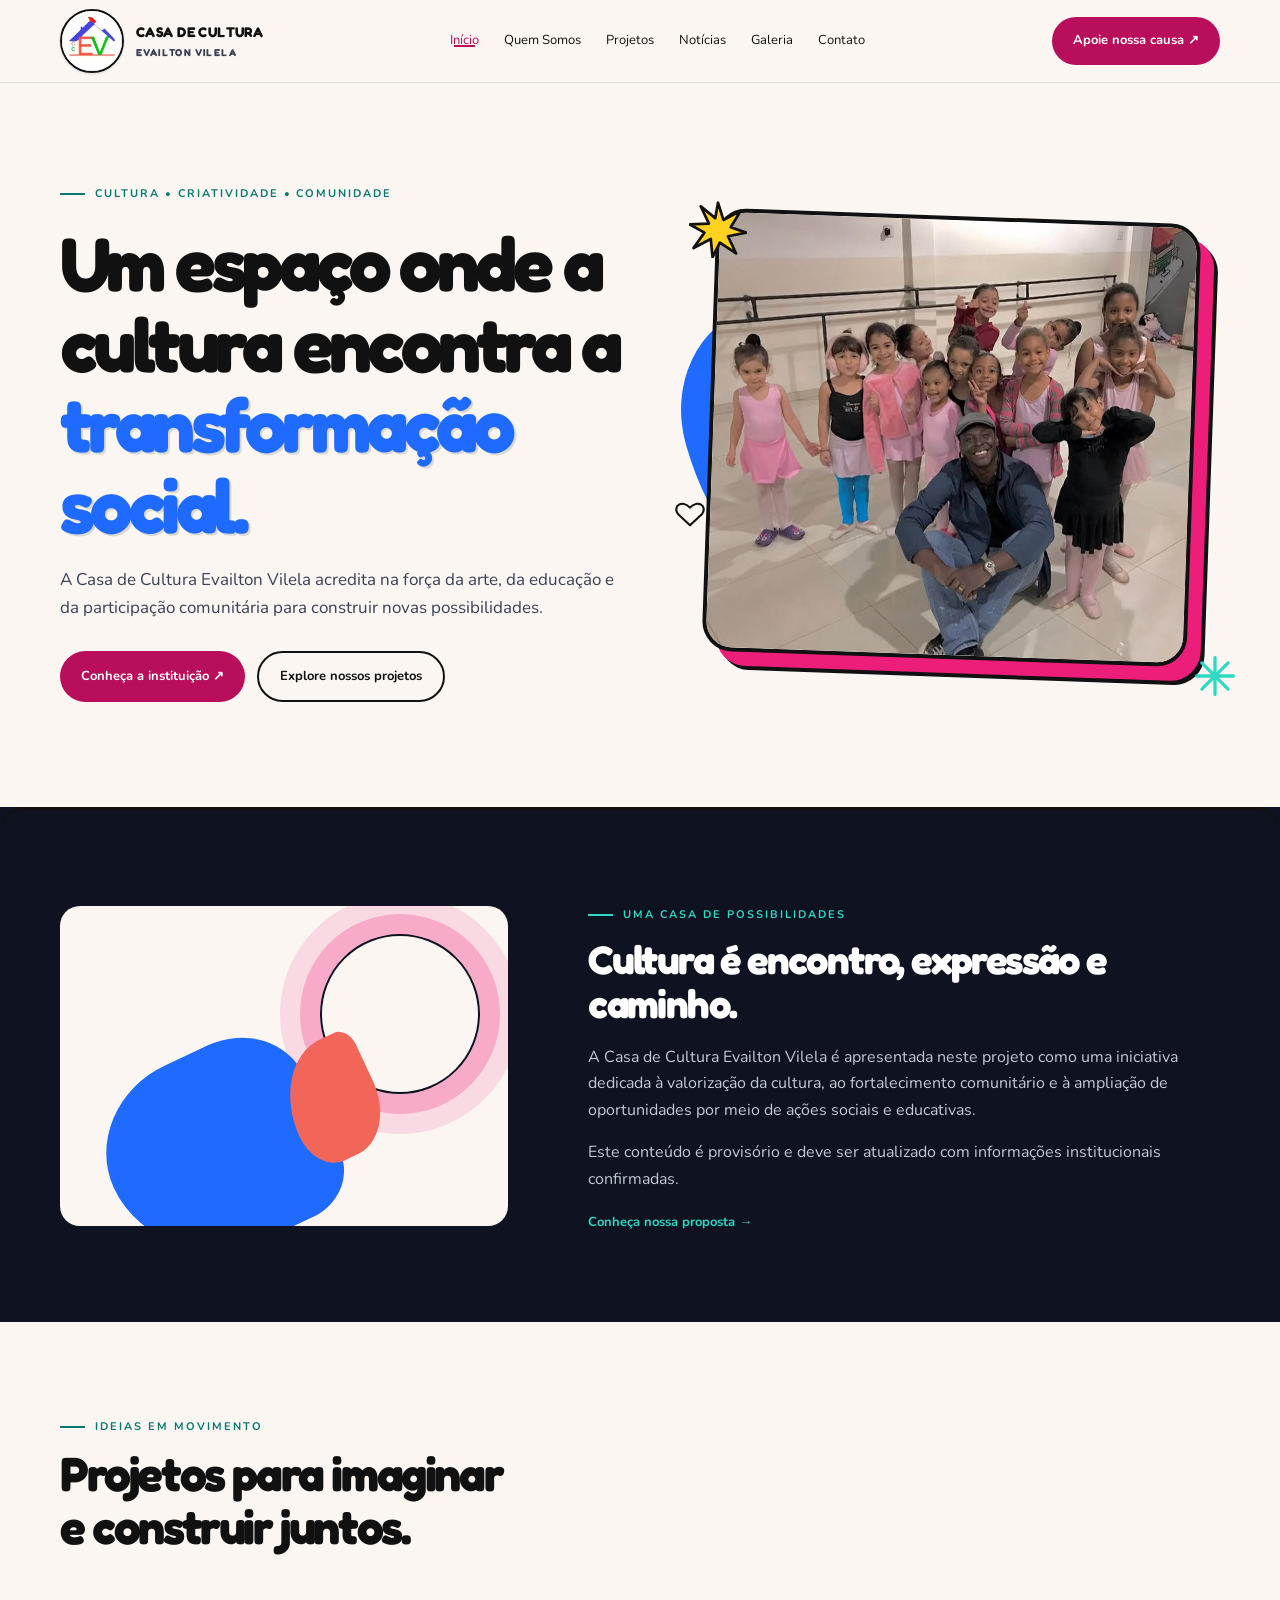
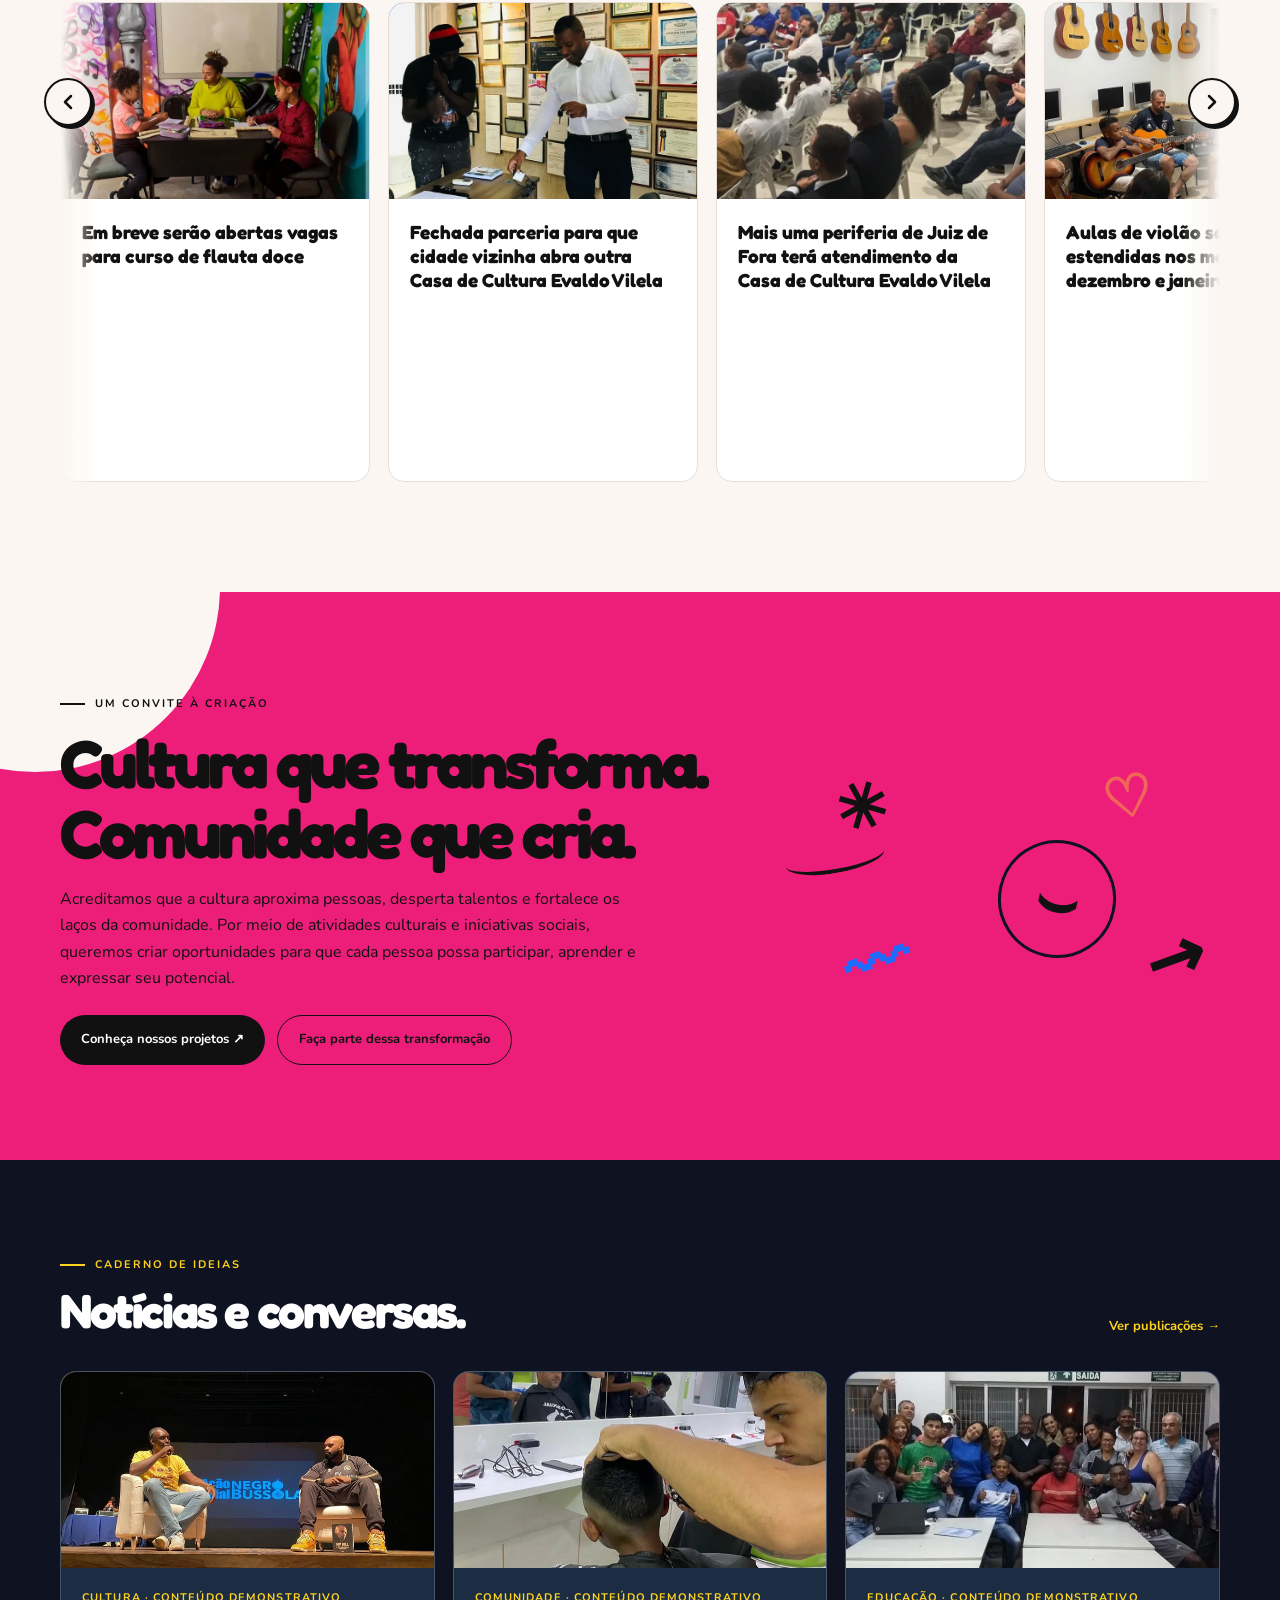
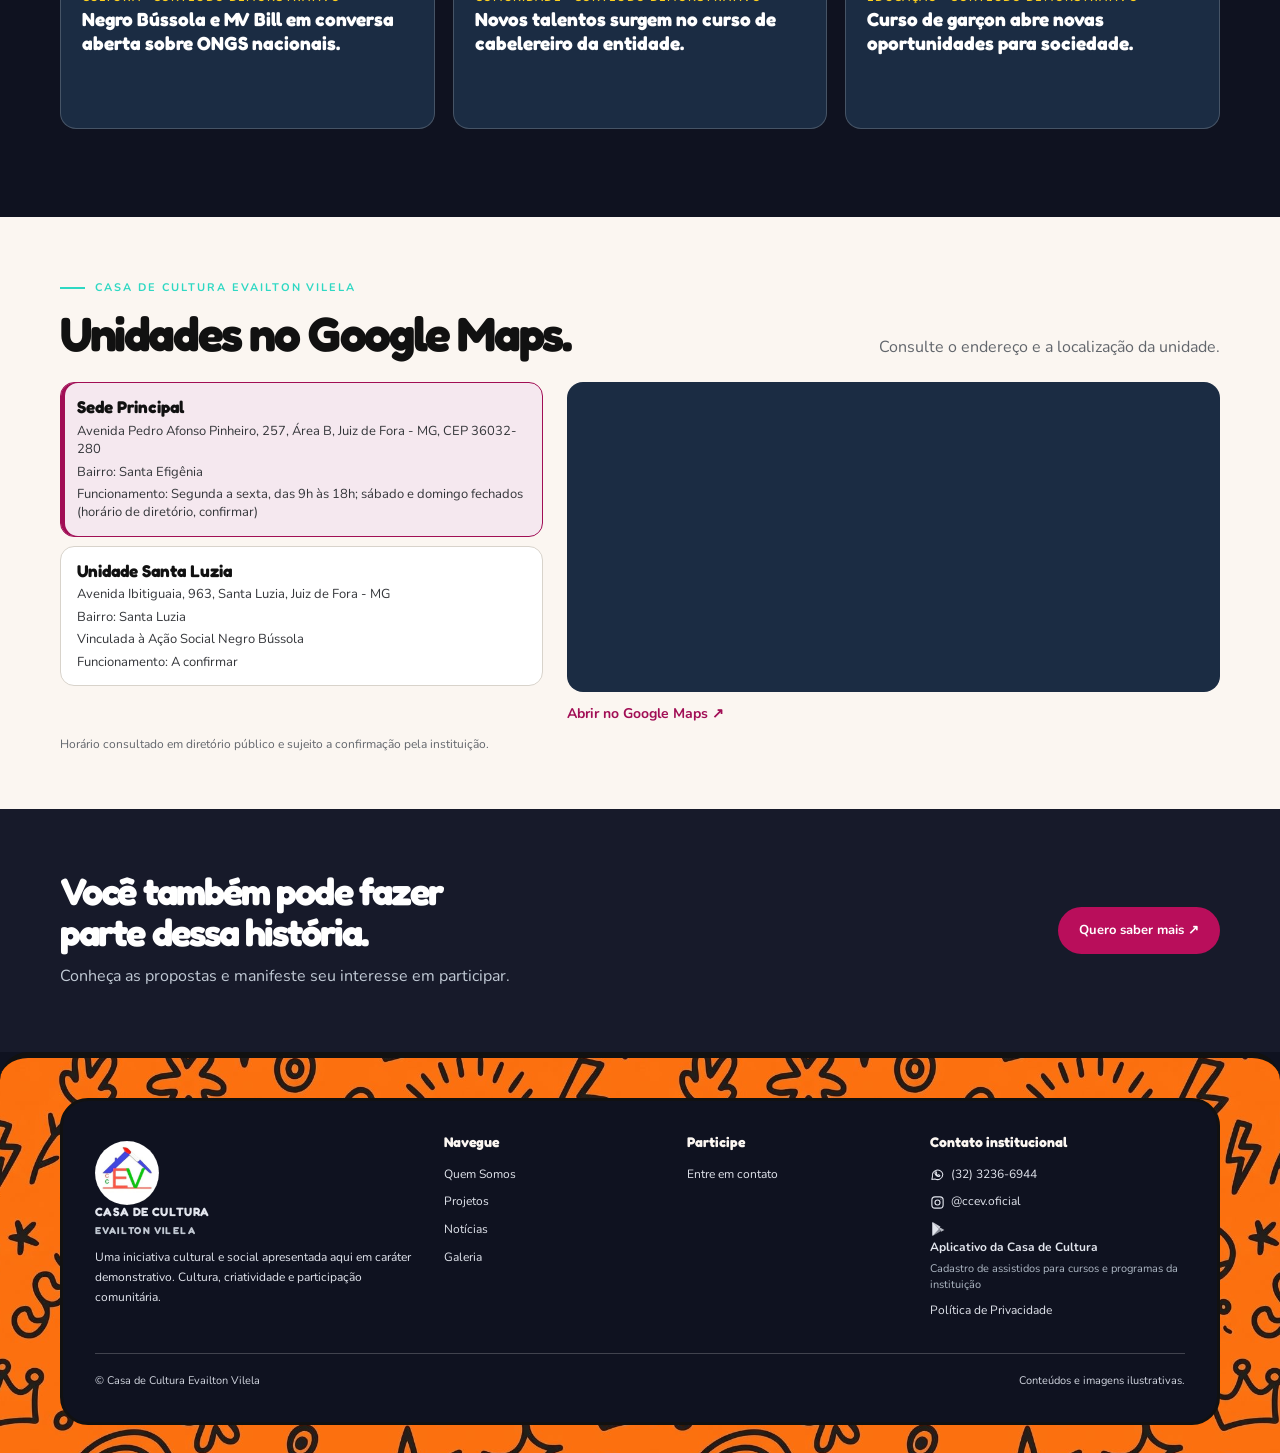
<file: index.html>
<!doctype html><html lang="pt-BR"><head><meta charset="utf-8"><meta name="viewport" content="width=device-width,initial-scale=1"><meta name="theme-color" content="#0f1220"><meta name="description" content="Conheça a Casa de Cultura Evailton Vilela: uma iniciativa demonstrativa dedicada à cultura, educação e participação comunitária."><meta property="og:title" content="Casa de Cultura Evailton Vilela"><meta property="og:description" content="Cultura, criatividade e participação comunitária."><title>Casa de Cultura Evailton Vilela | Início</title><link rel="icon" href="assets/favicon-32.png" type="image/png"><link rel="apple-touch-icon" href="assets/apple-touch-icon.png"><link rel="stylesheet" href="styles.css"><script src="app.js" charset="utf-8" defer></script></head><body><a class="skip-link" href="#main">Pular para o conteúdo</a><header id="site-header"></header><main id="main"></main><footer id="site-footer"></footer></body></html>
</file>
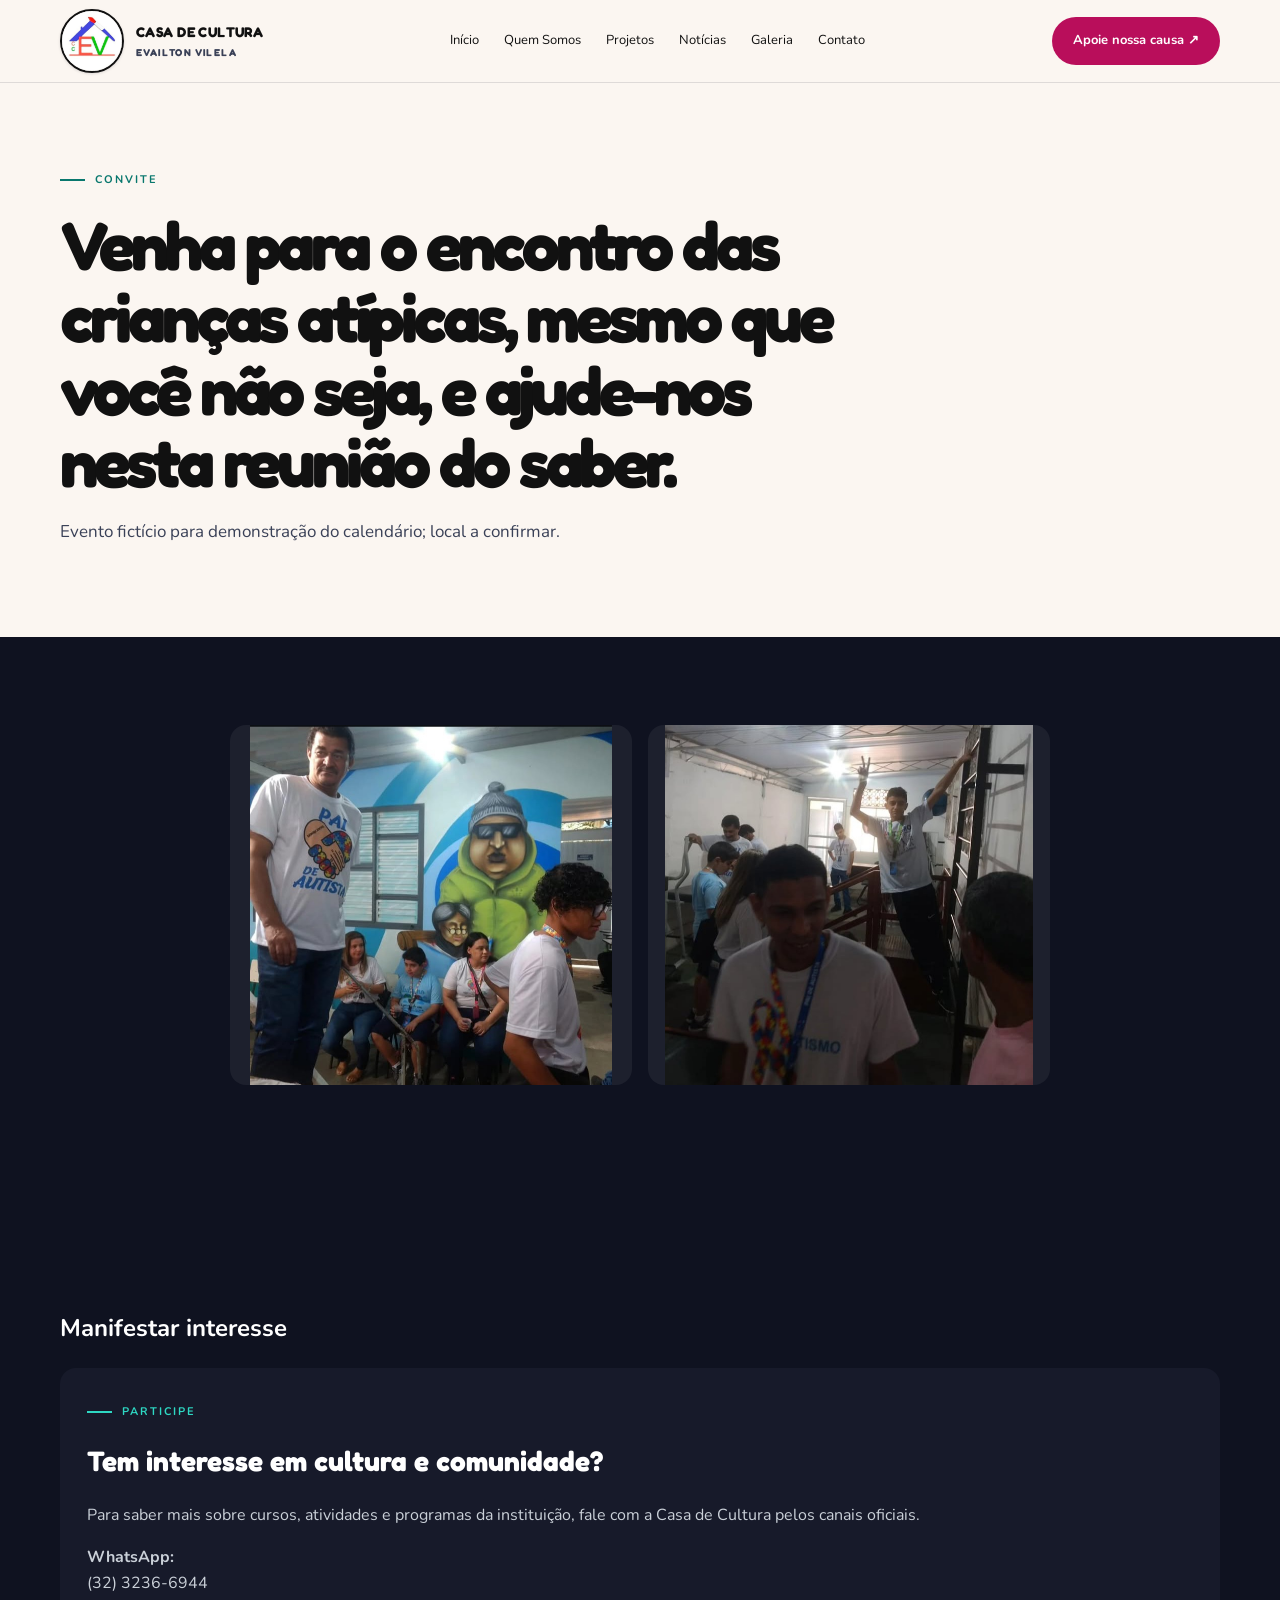
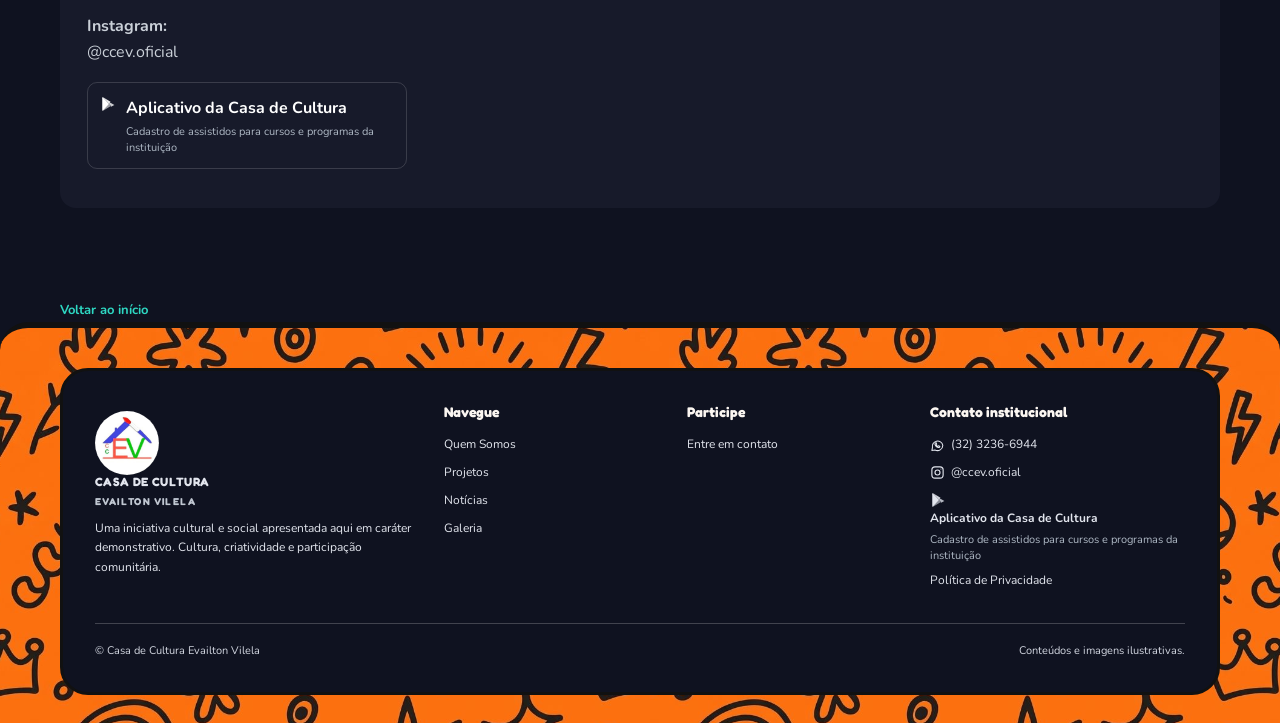
<file: agenda.html>
<!doctype html><html lang="pt-BR"><head><meta charset="utf-8"><meta name="viewport" content="width=device-width,initial-scale=1"><meta name="description" content="Agenda | Casa de Cultura Evailton Vilela"><title>Agenda | Casa de Cultura Evailton Vilela</title><link rel="icon" href="assets/favicon-32.png" type="image/png"><link rel="apple-touch-icon" href="assets/apple-touch-icon.png"><link rel="stylesheet" href="styles.css"><script src="app.js" charset="utf-8" defer></script></head><body><a class="skip-link" href="#main">Pular para o conteúdo</a><header id="site-header"></header><main id="main"></main><footer id="site-footer"></footer></body></html>
</file>
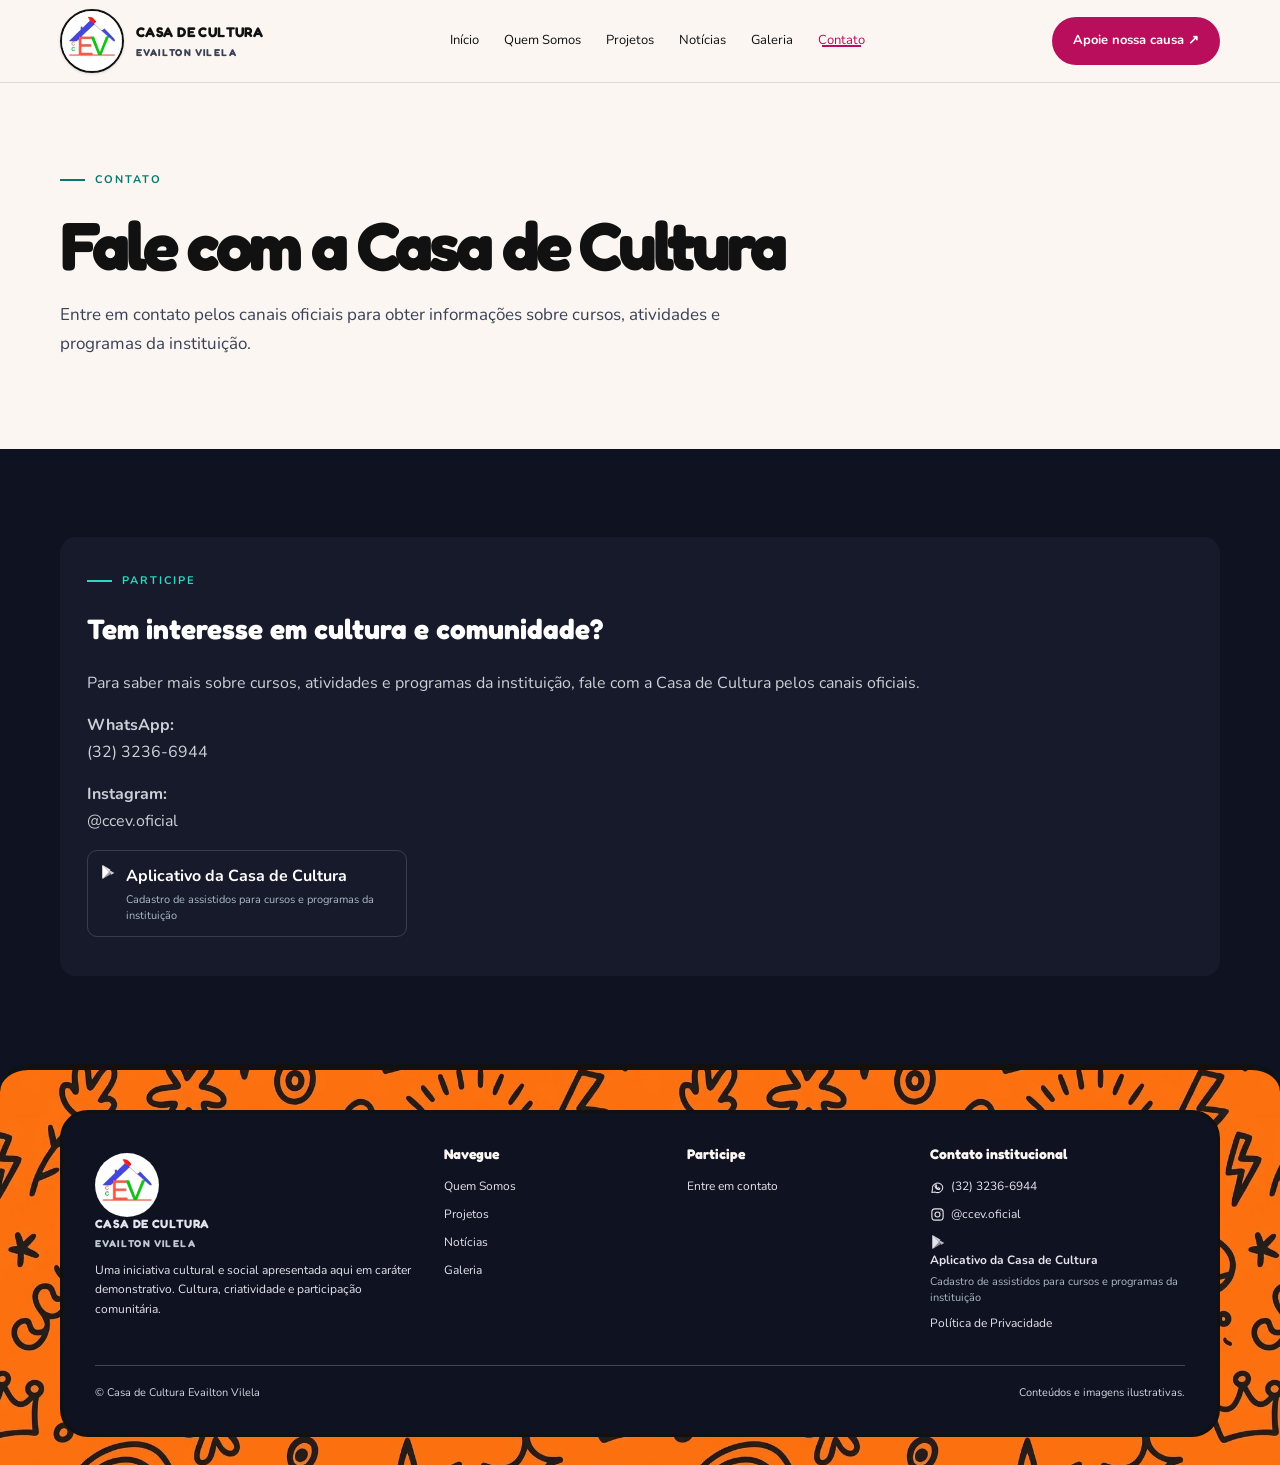
<file: contato.html>
<!doctype html><html lang="pt-BR"><head><meta charset="utf-8"><meta name="viewport" content="width=device-width,initial-scale=1"><meta name="description" content="Entre em contato ou manifeste interesse em participar. Formulário em modo demonstrativo."><title>Contato | Casa de Cultura Evailton Vilela</title><link rel="icon" href="assets/favicon-32.png" type="image/png"><link rel="apple-touch-icon" href="assets/apple-touch-icon.png"><link rel="stylesheet" href="styles.css"><script src="app.js" charset="utf-8" defer></script></head><body><a class="skip-link" href="#main">Pular para o conteúdo</a><header id="site-header"></header><main id="main"></main><footer id="site-footer"></footer></body></html>
</file>
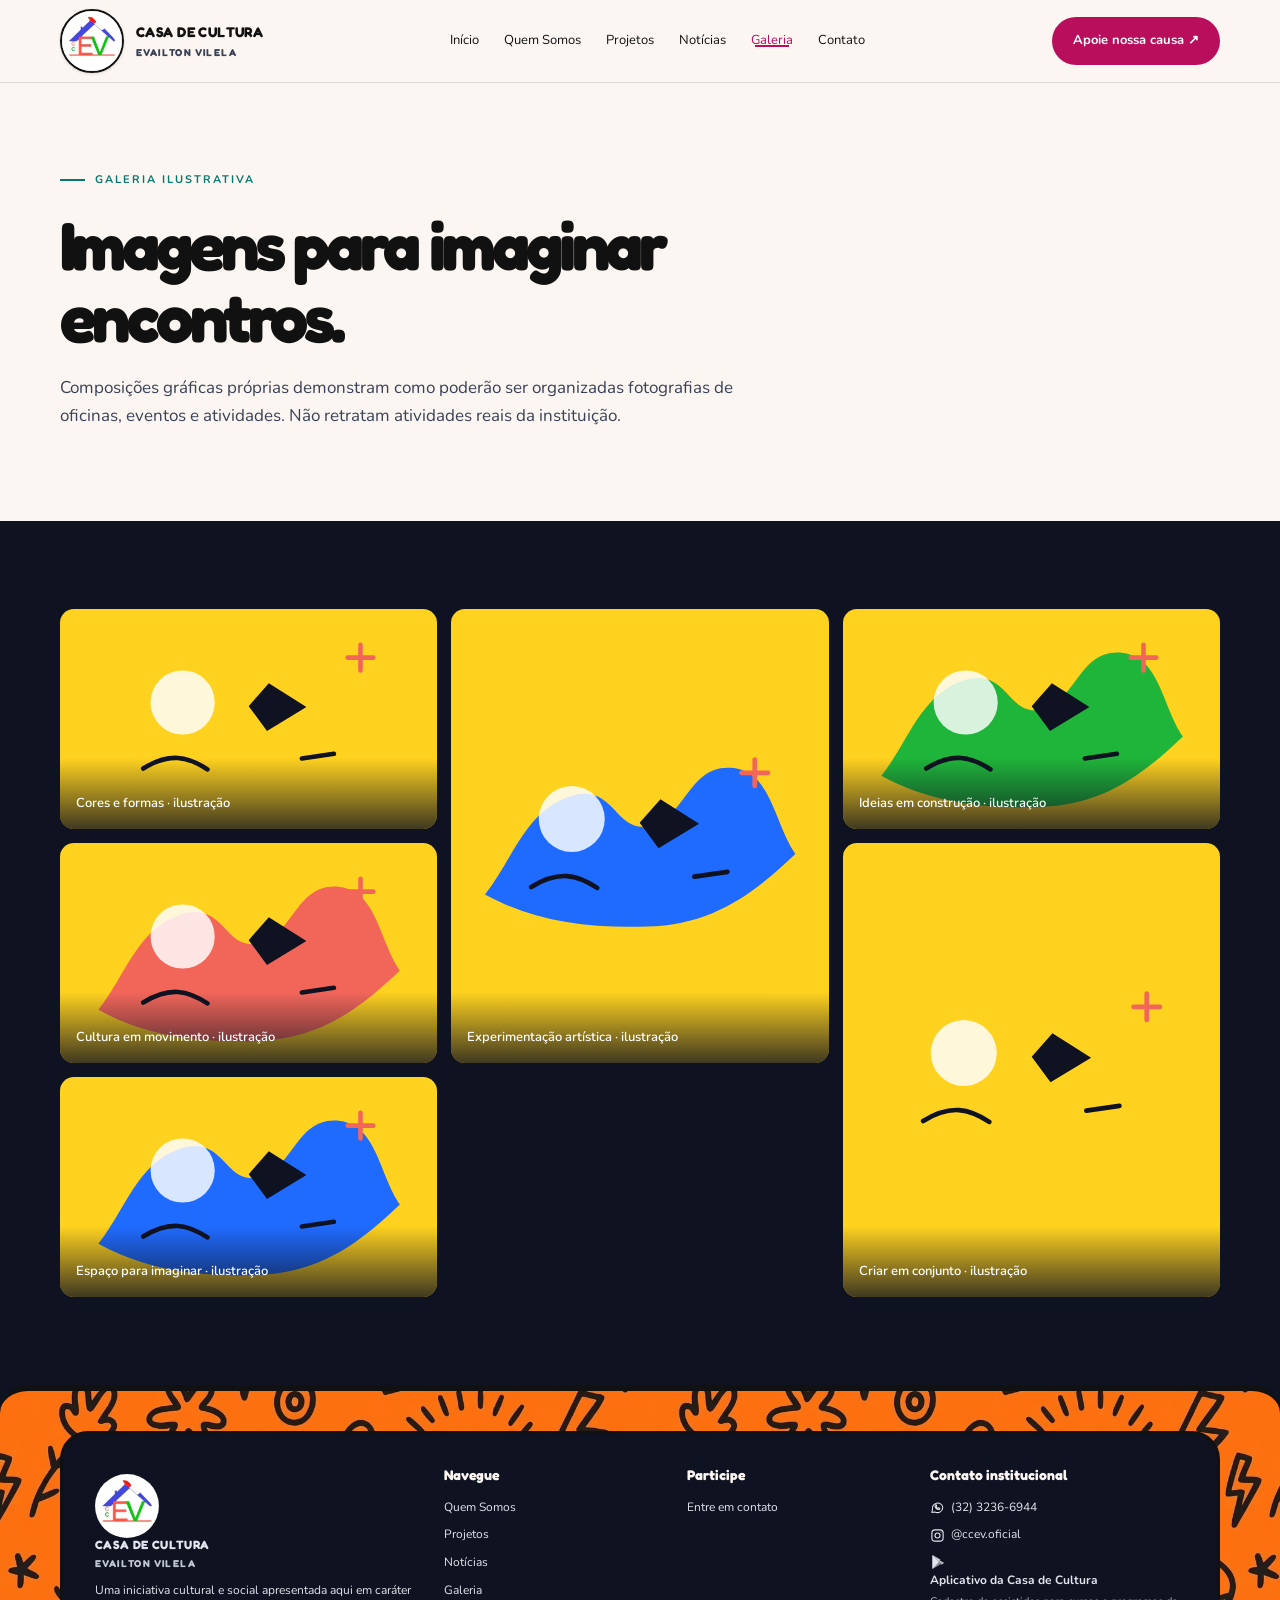
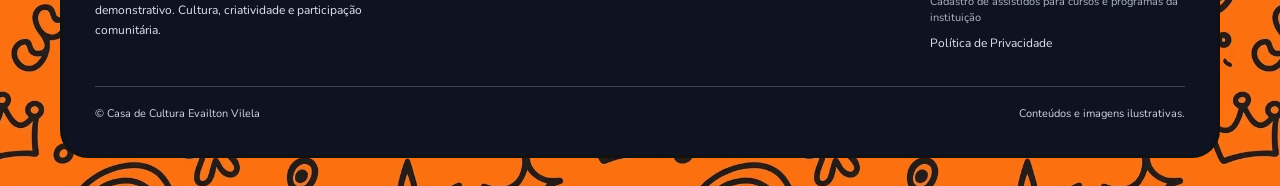
<file: galeria.html>
<!doctype html><html lang="pt-BR"><head><meta charset="utf-8"><meta name="viewport" content="width=device-width,initial-scale=1"><meta name="description" content="Galeria ilustrativa de arte, oficinas e encontros culturais."><title>Galeria | Casa de Cultura Evailton Vilela</title><link rel="icon" href="assets/favicon-32.png" type="image/png"><link rel="apple-touch-icon" href="assets/apple-touch-icon.png"><link rel="stylesheet" href="styles.css"><script src="app.js" charset="utf-8" defer></script></head><body><a class="skip-link" href="#main">Pular para o conteúdo</a><header id="site-header"></header><main id="main"></main><footer id="site-footer"></footer></body></html>
</file>
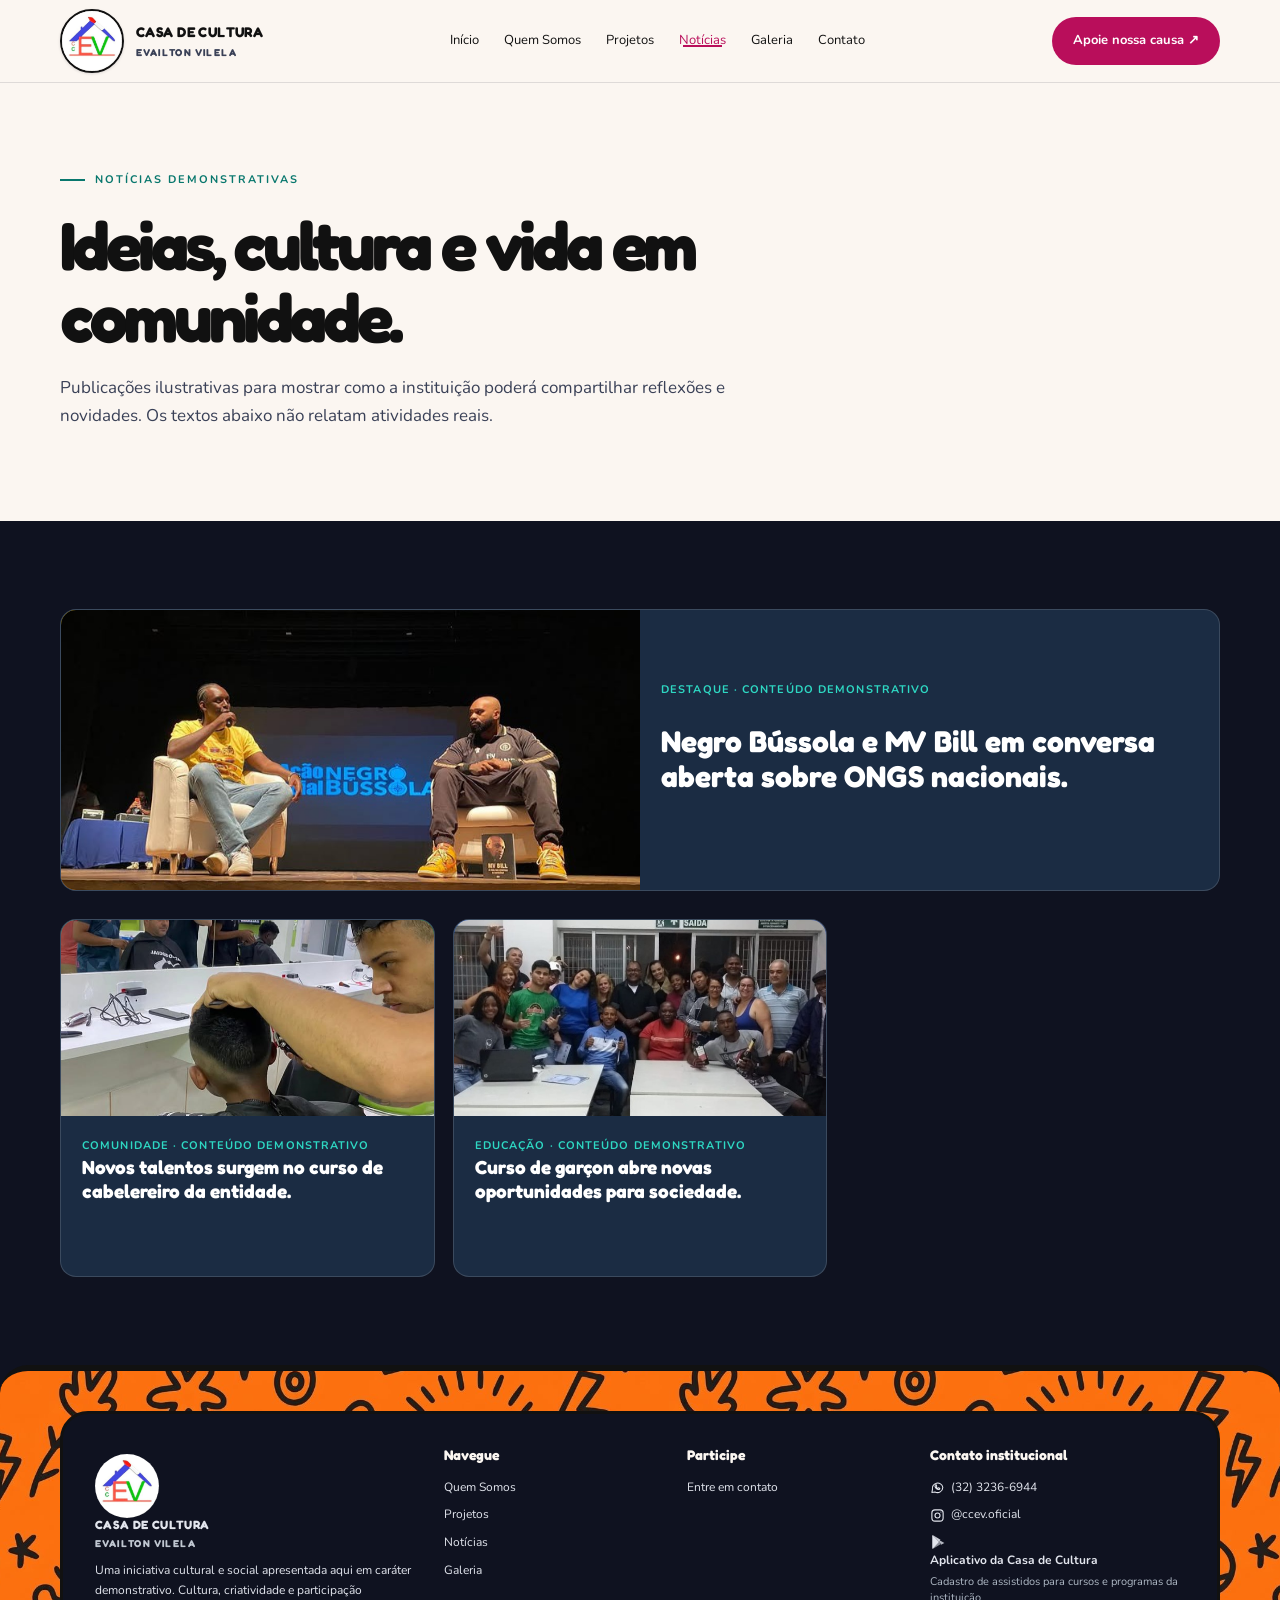
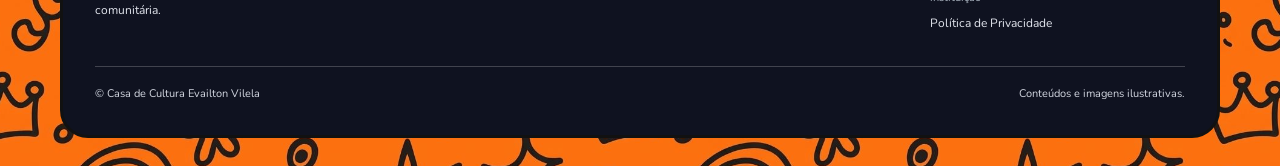
<file: noticias.html>
<!doctype html><html lang="pt-BR"><head><meta charset="utf-8"><meta name="viewport" content="width=device-width,initial-scale=1"><meta name="description" content="Leituras demonstrativas sobre cultura, inclusão e participação comunitária."><title>Notícias | Casa de Cultura Evailton Vilela</title><link rel="icon" href="assets/favicon-32.png" type="image/png"><link rel="apple-touch-icon" href="assets/apple-touch-icon.png"><link rel="stylesheet" href="styles.css"><script src="app.js" charset="utf-8" defer></script></head><body><a class="skip-link" href="#main">Pular para o conteúdo</a><header id="site-header"></header><main id="main"></main><footer id="site-footer"></footer></body></html>
</file>
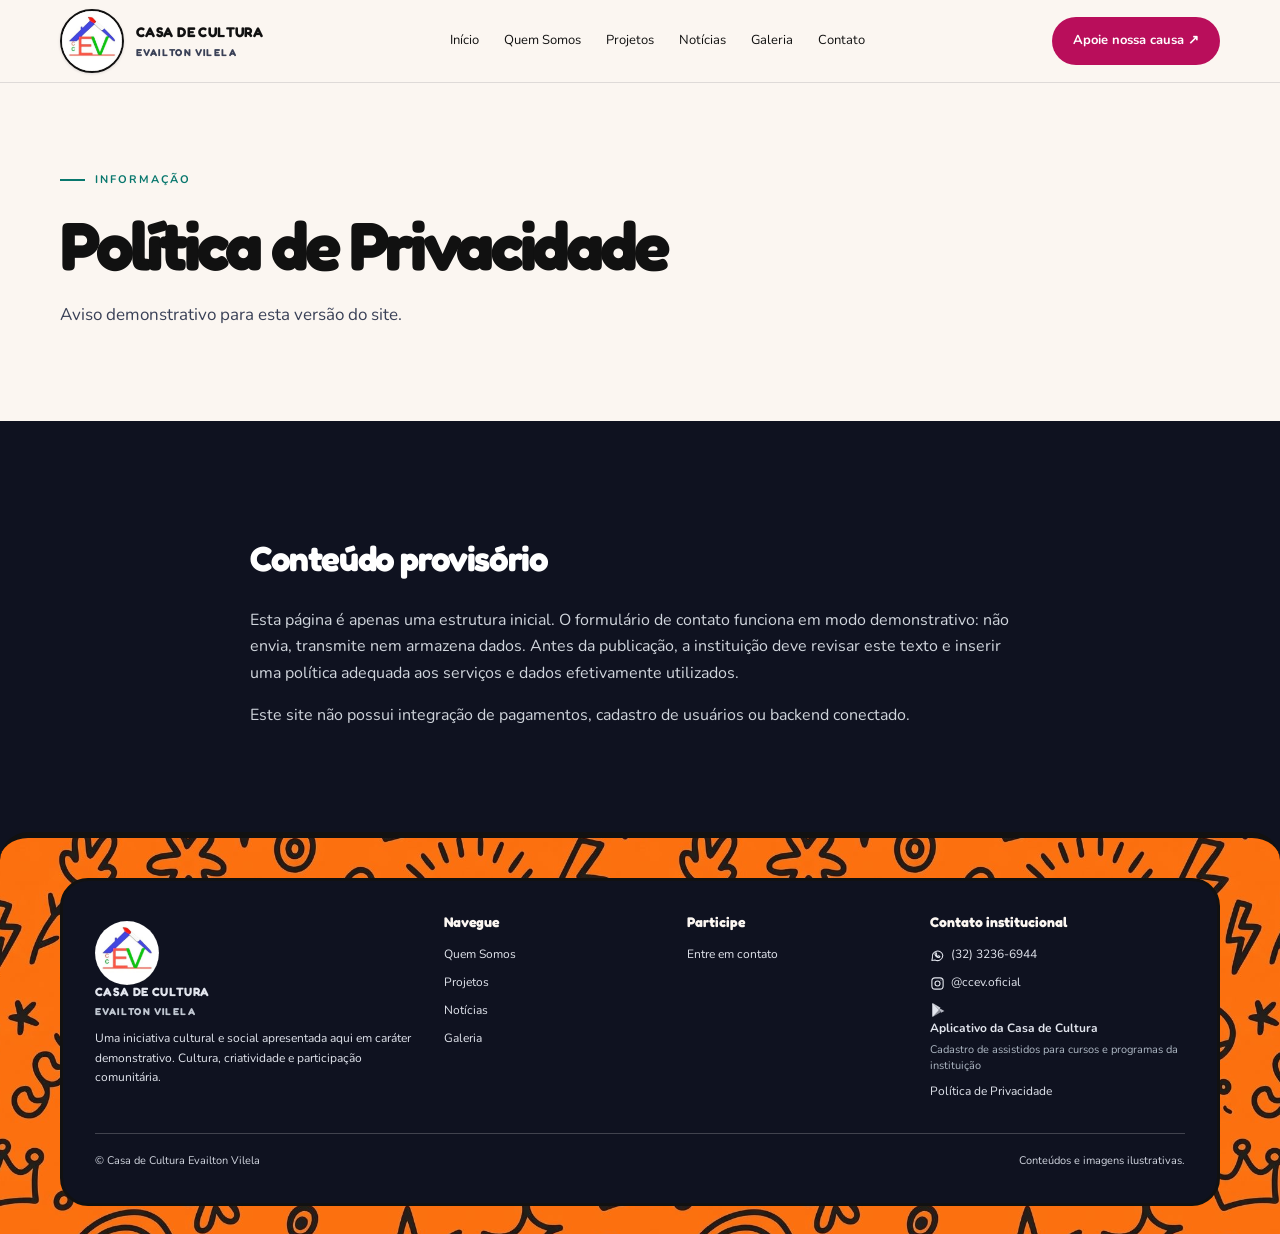
<file: privacidade.html>
<!doctype html><html lang="pt-BR"><head><meta charset="utf-8"><meta name="viewport" content="width=device-width,initial-scale=1"><meta name="description" content="Política de privacidade demonstrativa da Casa de Cultura Evailton Vilela."><title>Política de Privacidade | Casa de Cultura Evailton Vilela</title><link rel="icon" href="assets/favicon-32.png" type="image/png"><link rel="apple-touch-icon" href="assets/apple-touch-icon.png"><link rel="stylesheet" href="styles.css"><script src="app.js" charset="utf-8" defer></script></head><body><a class="skip-link" href="#main">Pular para o conteúdo</a><header id="site-header"></header><main id="main"><section class="page-hero"><div class="wrap"><span class="eyebrow">Informação</span><h1>Política de Privacidade</h1><p class="lead">Aviso demonstrativo para esta versão do site.</p></div></section><section class="section"><div class="wrap story"><h2>Conteúdo provisório</h2><p>Esta página é apenas uma estrutura inicial. O formulário de contato funciona em modo demonstrativo: não envia, transmite nem armazena dados. Antes da publicação, a instituição deve revisar este texto e inserir uma política adequada aos serviços e dados efetivamente utilizados.</p><p>Este site não possui integração de pagamentos, cadastro de usuários ou backend conectado.</p></div></section></main><footer id="site-footer"></footer></body></html>
</file>
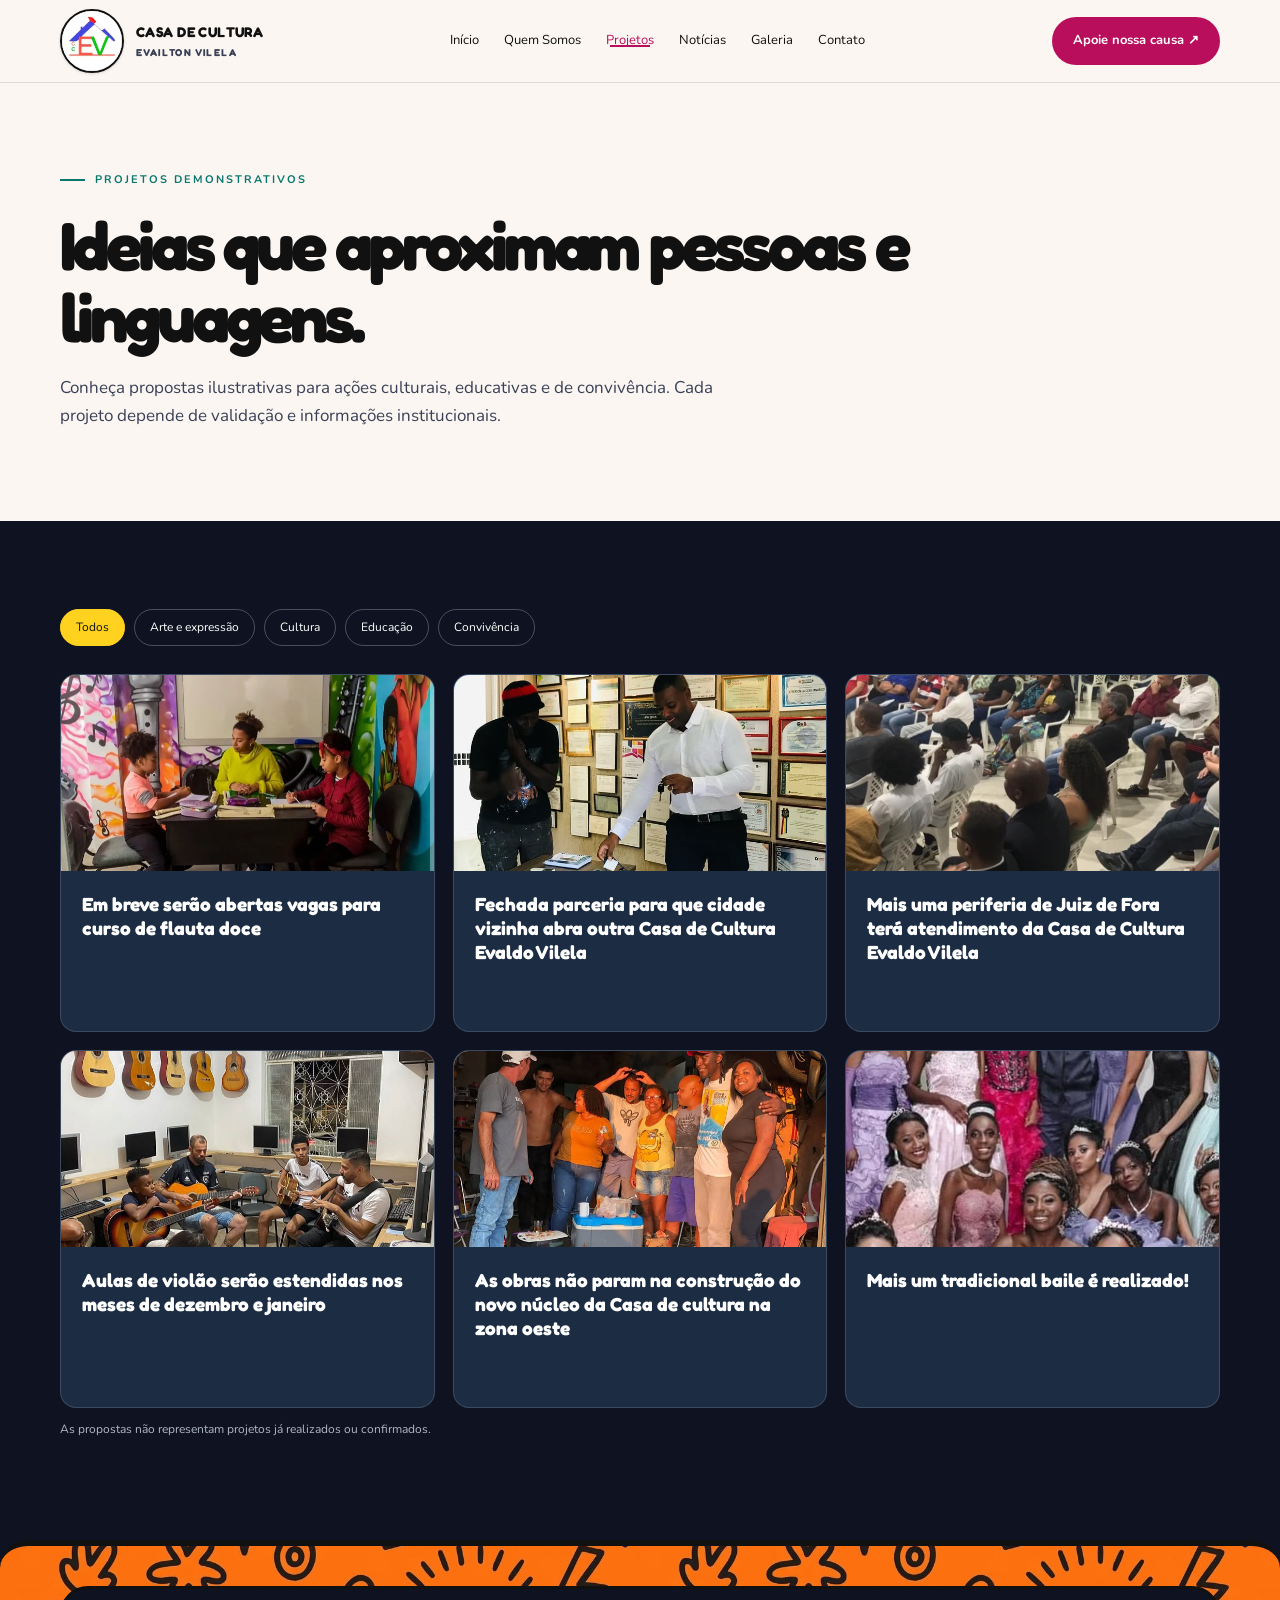
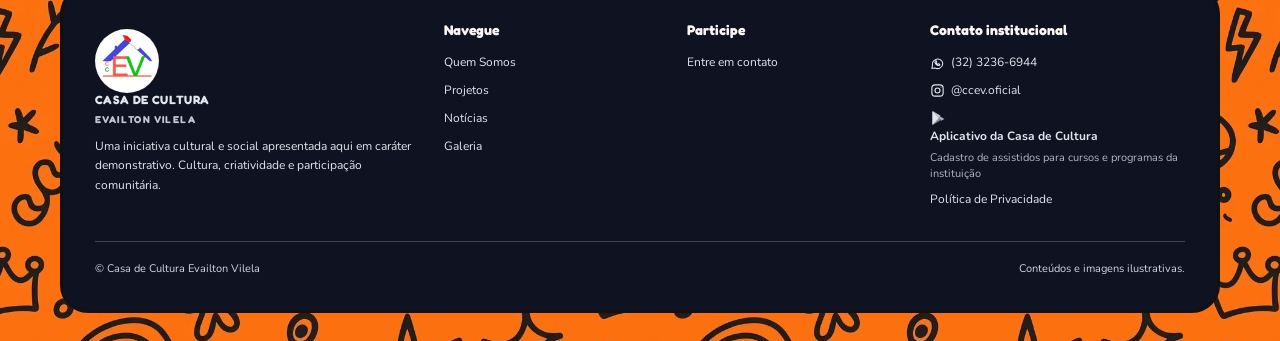
<file: projetos.html>
<!doctype html><html lang="pt-BR"><head><meta charset="utf-8"><meta name="viewport" content="width=device-width,initial-scale=1"><meta name="theme-color" content="#0f1220"><meta name="description" content="Explore projetos ilustrativos de cultura, educação e convivência comunitária."><title>Projetos | Casa de Cultura Evailton Vilela</title><link rel="icon" href="assets/favicon-32.png" type="image/png"><link rel="apple-touch-icon" href="assets/apple-touch-icon.png"><link rel="stylesheet" href="styles.css"><script src="app.js" charset="utf-8" defer></script></head><body><a class="skip-link" href="#main">Pular para o conteúdo</a><header id="site-header"></header><main id="main"></main><footer id="site-footer"></footer></body></html>
</file>
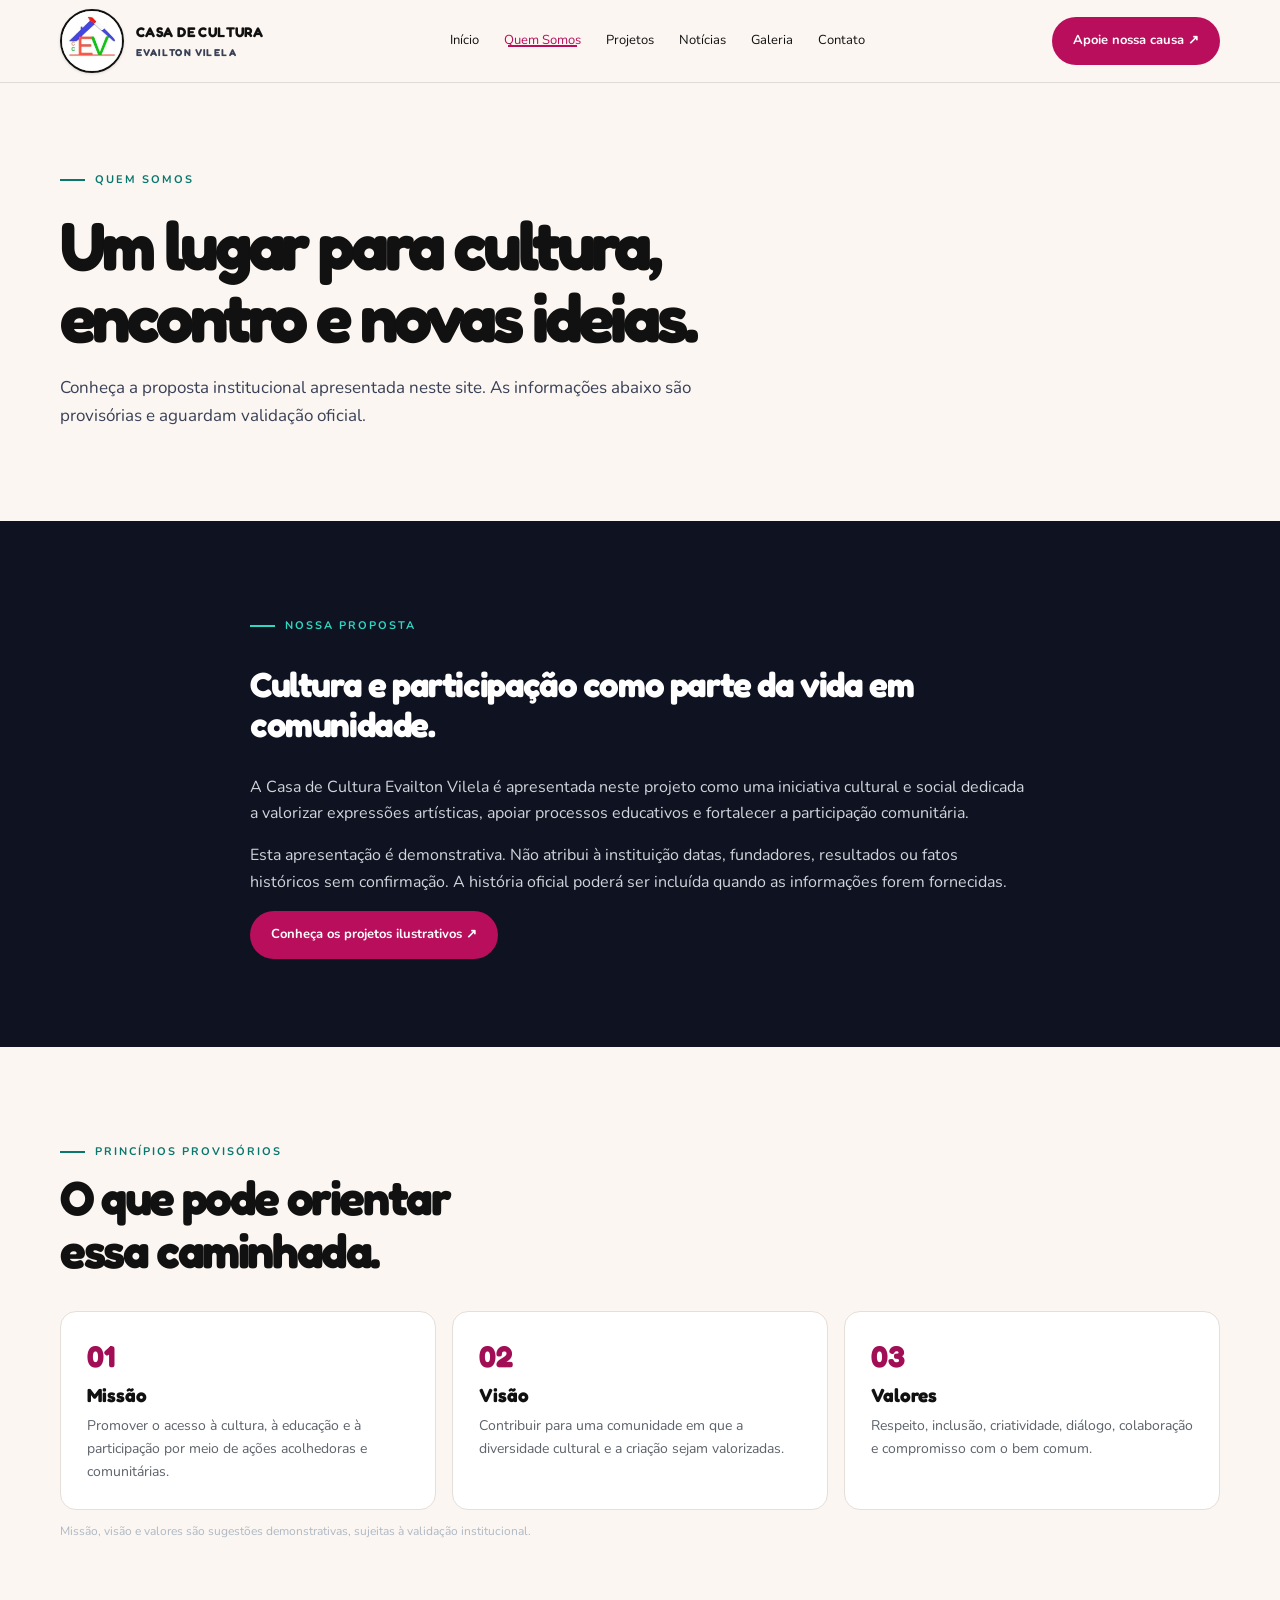
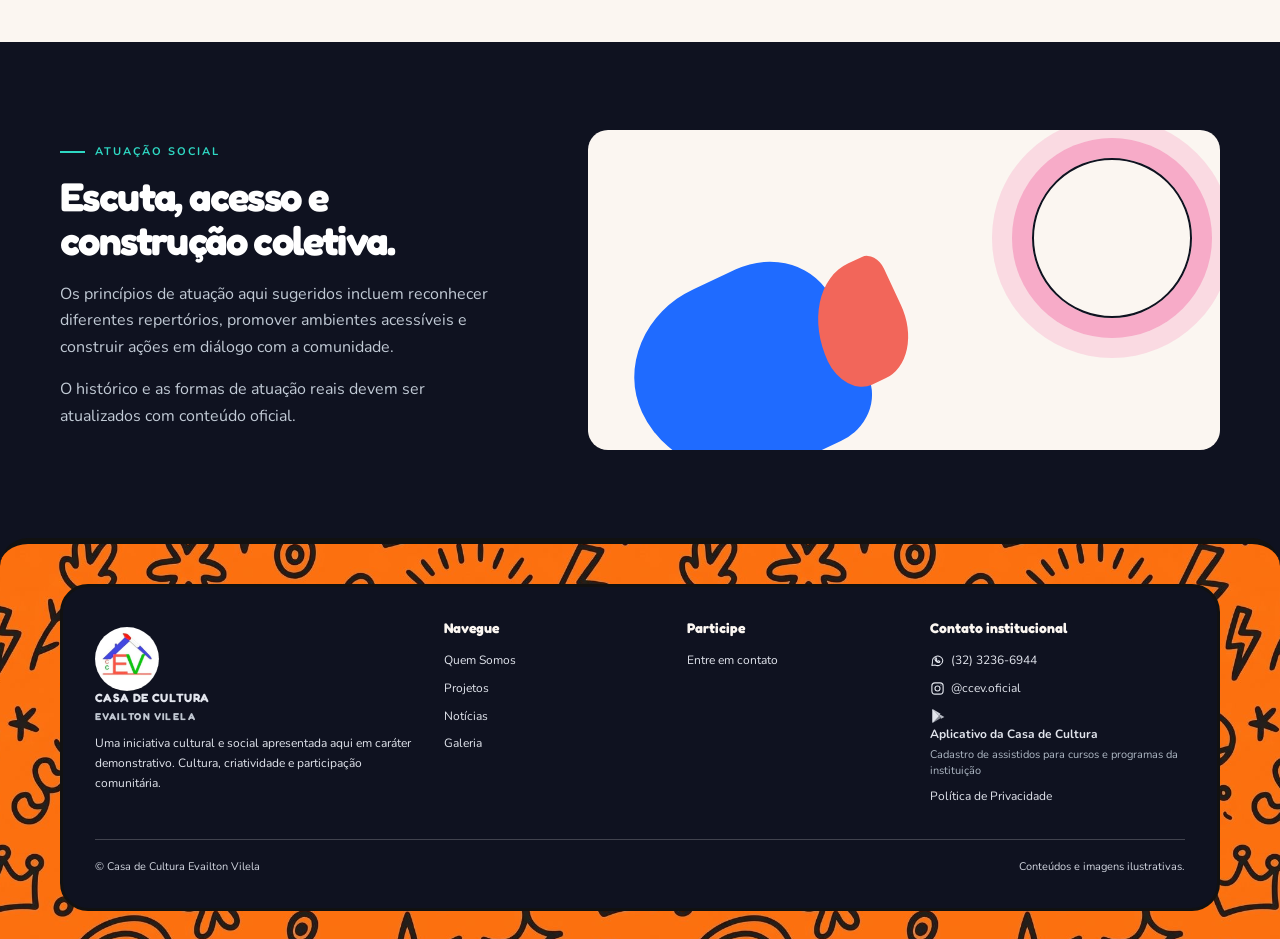
<file: quem-somos.html>
<!doctype html><html lang="pt-BR"><head><meta charset="utf-8"><meta name="viewport" content="width=device-width,initial-scale=1"><meta name="theme-color" content="#0f1220"><meta name="description" content="Conheça a proposta, os princípios e a atuação demonstrativa da Casa de Cultura Evailton Vilela."><title>Quem Somos | Casa de Cultura Evailton Vilela</title><link rel="icon" href="assets/favicon-32.png" type="image/png"><link rel="apple-touch-icon" href="assets/apple-touch-icon.png"><link rel="stylesheet" href="styles.css"><script src="app.js" charset="utf-8" defer></script></head><body><a class="skip-link" href="#main">Pular para o conteúdo</a><header id="site-header"></header><main id="main"></main><footer id="site-footer"></footer></body></html>
</file>
<file: styles.css>
@import url('https://fonts.googleapis.com/css2?family=Fredoka:wght@400;500;600;700&family=Nunito:wght@400;500;600;700;800&display=swap');
@import url('https://fonts.googleapis.com/css2?family=DM+Sans:wght@400;500;600;700&family=Manrope:wght@400;500;600;700;800&display=swap');
.nav-links .mobile-cta{display:none}.error{color:#ffaaa0;font-size:12px;min-height:0}.field [aria-invalid=true]{border-color:#f2665a}
:root{--navy:#0f1220;--navy2:#0f1220;--blue:#1f6bff;--orange:#ec1e79;--orange2:#ffd21f;--green:#1fb43a;--red:#f2665a;--paper:#fbf6f1;--white:#fff;--ink:#111111;--muted:#aab3c0;--line:rgba(255,255,255,.14);--sans:'DM Sans',Arial,sans-serif;--display:Manrope,'Arial',sans-serif;--wrap:1160px}*{box-sizing:border-box}html{scroll-behavior:smooth}body{margin:0;background:var(--navy);color:var(--white);font-family:var(--sans);line-height:1.65}img{display:block;max-width:100%}a{color:inherit;text-decoration:none}button,input,textarea,select{font:inherit}.wrap{width:min(var(--wrap),calc(100% - 48px));margin-inline:auto}.skip-link{position:absolute;left:12px;top:-60px;background:white;color:#111;padding:10px 16px;z-index:100}.skip-link:focus{top:12px}:focus-visible{outline:3px solid var(--orange2);outline-offset:4px}.site-header{position:sticky;top:0;z-index:30;background:rgba(16,27,43,.96);border-bottom:1px solid var(--line);backdrop-filter:blur(12px)}.nav{height:82px;display:flex;align-items:center;justify-content:space-between;gap:24px}.brand{display:flex;align-items:center;gap:12px;font:800 14px/1.2 var(--display);letter-spacing:.03em}.brand-mark{width:46px;height:46px;flex:none}.brand span small{display:block;color:#c0c7d1;font-size:10px;letter-spacing:.14em;margin-top:5px}.nav-links{display:flex;align-items:center;gap:25px;font-size:13px;color:#d5dbe4}.nav-links a:hover,.nav-links a[aria-current=page]{color:var(--orange2)}.nav-cta,.button{display:inline-flex;align-items:center;justify-content:center;gap:9px;border:0;border-radius:999px;background:var(--orange);color:#111111;padding:13px 21px;font-weight:700;font-size:13px;transition:transform .2s,background .2s}.nav-cta:hover,.button:hover{transform:translateY(-2px);background:var(--orange2)}.button.secondary{background:transparent;border:1px solid rgba(255,255,255,.35);color:white}.button.dark{background:var(--navy);color:white}.menu-toggle{display:none;border:1px solid var(--line);background:none;color:white;border-radius:10px;padding:8px 11px;font-size:22px}.hero{position:relative;overflow:hidden;padding:94px 0 105px;background:radial-gradient(ellipse at 83% 46%,#253b5b 0,transparent 35%),var(--navy2)}.hero-grid{display:grid;grid-template-columns:1.03fr .97fr;align-items:center;gap:65px}.eyebrow{display:inline-flex;align-items:center;gap:10px;text-transform:uppercase;letter-spacing:.18em;font-size:11px;font-weight:700;color:var(--orange2)}.eyebrow:before{content:'';width:25px;height:2px;background:currentColor}.hero h1,.page-hero h1{font:800 clamp(43px,6vw,76px)/1.06 var(--display);letter-spacing:-.06em;margin:20px 0}.hero h1 em{font-style:normal;color:var(--orange2)}.lead{font-size:17px;color:#c1cad5;max-width:560px}.actions{display:flex;gap:12px;flex-wrap:wrap;margin-top:29px}.section{padding:88px 0}.section.light{background:var(--paper);color:var(--ink)}.section-head{display:flex;justify-content:space-between;align-items:end;gap:24px;margin-bottom:34px}.section-head h2{font:800 clamp(32px,4vw,48px)/1.1 var(--display);letter-spacing:-.05em;margin:10px 0 0}.section-head p{max-width:430px;color:#aeb8c4;margin:0}.light .section-head p{color:#62666c}.text-link{color:var(--orange2);font-weight:700;font-size:13px}.light .text-link{color:#a10e55}.intro-grid{display:grid;grid-template-columns:.83fr 1.17fr;gap:80px;align-items:center}.intro-art{min-height:320px;background:#ffd21f;border-radius:20px;position:relative;overflow:hidden;padding:32px;color:var(--navy)}.intro-art .sun{position:absolute;width:160px;height:160px;border:2px solid #0f1220;border-radius:50%;right:28px;top:28px;box-shadow:0 0 0 20px #ec1e7940,0 0 0 40px #ec1e7920}.intro-art .shape{position:absolute;left:48px;bottom:-25px;width:220px;height:200px;background:var(--blue);border-radius:57% 43% 30% 70%;transform:rotate(-25deg)}.intro-art .shape:after{content:'';position:absolute;width:90px;height:120px;background:var(--red);border-radius:80% 20% 60% 40%;right:-60px;bottom:38px}.intro-copy h2{font:800 40px/1.12 var(--display);letter-spacing:-.04em;margin:12px 0 18px}.intro-copy p{color:#c1cad5}.light .intro-copy p{color:#62666c}.cards{display:grid;grid-template-columns:repeat(3,1fr);gap:18px}.card{border:1px solid var(--line);border-radius:16px;overflow:hidden;background:#1b2c43;transition:transform .2s,border .2s}.card:hover{transform:translateY(-4px);border-color:#ffffff55}.light .card{background:white;border-color:#e4e0d9}.card-visual{height:196px;position:relative;overflow:hidden;display:grid;place-items:center;background:linear-gradient(135deg,#ffd21f,#ec1e79)}.card-visual.blue{background:linear-gradient(135deg,#627aff,#3f4fd8)}.card-visual.green{background:linear-gradient(135deg,#7adb9b,#1fb43a)}.card-visual.red{background:linear-gradient(135deg,#ff887c,#f2665a)}.card-visual.pale{background:linear-gradient(135deg,#f7d99c,#f5a850)}.card-visual svg{width:80%;height:80%;position:absolute}.card-visual .tag{position:absolute;left:14px;top:14px;background:#0f1220;color:white;border-radius:99px;padding:6px 10px;font-size:10px;font-weight:700}.card-body{padding:21px}.card-body h3{font:700 19px/1.25 var(--display);margin:0 0 9px}.card-body p{font-size:13px;color:#bdc5d0;margin:0 0 16px}.light .card-body p{color:#656970}.card-meta{font-size:11px;color:var(--orange2);text-transform:uppercase;letter-spacing:.1em;font-weight:700}.light .card-meta{color:#a10e55}.break-section{position:relative;overflow:hidden;background:var(--orange);color:#111111;padding:95px 0}.break-section:before{content:'';position:absolute;width:370px;height:370px;background:#ffd21f;border-radius:50%;left:-150px;top:-190px}.break-grid{position:relative;display:grid;grid-template-columns:1fr .7fr;align-items:center;gap:60px;z-index:1}.break-grid h2{font:800 clamp(42px,6vw,68px)/1.03 var(--display);letter-spacing:-.06em;margin:14px 0 18px;max-width:680px}.break-grid p{font-size:16px;max-width:580px}.break-grid .eyebrow{color:#34200e}.break-grid .actions{margin-top:24px}.break-grid .button.secondary{border-color:#111111;color:#111111}.doodle-field{height:300px;position:relative}.doodle{position:absolute;font-family:var(--display);font-weight:700}.star{font-size:62px;left:15%;top:10%;transform:rotate(16deg)}.heart{font-size:56px;right:15%;top:8%;color:#f2665a;transform:rotate(-12deg)}.smile{width:118px;height:118px;border:3px solid #0f1220;border-radius:50%;display:grid;place-items:center;font-size:66px;right:23%;top:38%;transform:rotate(12deg)}.scribble{font-size:65px;left:17%;bottom:3%;color:#1f6bff;transform:rotate(-18deg)}.arrow{font-size:70px;right:3%;bottom:4%;transform:rotate(25deg)}.under-line{position:absolute;left:4%;top:39%;width:100px;height:30px;border-bottom:4px solid #111111;border-radius:50%;transform:rotate(-10deg)}.events{display:grid;grid-template-columns:repeat(3,1fr);gap:16px}.event{padding:22px;border:1px solid var(--line);border-radius:14px;display:grid;grid-template-columns:62px 1fr;gap:16px}.event-date{border-right:1px solid var(--line);color:var(--orange2);font:800 20px/1 var(--display);padding-top:4px}.event-date small{display:block;font:600 10px var(--sans);letter-spacing:.1em;margin-top:8px}.event h3{font:700 16px/1.25 var(--display);margin:0 0 8px}.event p{margin:0;color:#b8c2ce;font-size:12px}.event .text-link{display:inline-block;margin-top:12px}.cta-band{background:#202f47;padding:62px 0}.cta-inner{display:flex;justify-content:space-between;align-items:center;gap:30px}.cta-inner h2{font:800 38px/1.08 var(--display);letter-spacing:-.05em;margin:0 0 10px}.cta-inner p{color:#c1cad5;margin:0}.page-hero{padding:80px 0 74px;background:radial-gradient(ellipse at 90% 20%,#314463 0,transparent 40%),var(--navy2)}.page-hero h1{font-size:clamp(42px,6vw,68px);max-width:850px}.page-hero .lead{max-width:700px}.pill-row{display:flex;gap:9px;flex-wrap:wrap;margin:0 0 28px}.filter-pill{background:transparent;border:1px solid #ffffff40;border-radius:99px;color:white;padding:8px 15px;cursor:pointer;font-size:12px}.filter-pill[aria-pressed=true]{background:var(--orange);color:#111111;border-color:var(--orange)}.story{max-width:780px;margin-inline:auto}.story h2{font:800 35px/1.15 var(--display);letter-spacing:-.04em}.story p{color:#d0d5dc}.principles{display:grid;grid-template-columns:repeat(3,1fr);gap:16px}.principle{background:white;color:#111111;padding:26px;border-radius:16px}.principle .number{font:800 30px var(--display);color:#df5a18}.principle h3{font:700 19px var(--display);margin:8px 0}.principle p{margin:0;color:#5d626a;font-size:14px}.gallery-grid{display:grid;grid-template-columns:repeat(3,1fr);grid-auto-rows:220px;gap:14px}.gallery-item{border:0;padding:0;border-radius:14px;overflow:hidden;cursor:zoom-in;position:relative;background:#ffd21f}.gallery-item:nth-child(3n+2){grid-row:span 2}.gallery-item svg{width:100%;height:100%}.gallery-item span{position:absolute;bottom:0;left:0;right:0;padding:35px 16px 14px;background:linear-gradient(transparent,#0f1220cc);text-align:left;color:white;font-weight:600;font-size:13px}.dialog{position:fixed;inset:0;z-index:60;background:#050a12eF;display:none;place-items:center;padding:24px}.dialog.open{display:grid}.dialog-content{width:min(850px,100%);position:relative}.dialog-content svg{width:100%;max-height:75vh;border-radius:14px}.dialog-close{position:absolute;right:-12px;top:-12px;width:42px;height:42px;background:white;color:#111111;border:0;border-radius:50%;font-size:22px;cursor:pointer}.contact-grid{display:grid;grid-template-columns:.8fr 1.2fr;gap:50px}.contact-note{background:#202f47;padding:27px;border-radius:16px}.contact-note p{color:#cad0d8}.form{display:grid;grid-template-columns:1fr 1fr;gap:17px}.field{display:grid;gap:6px}.field.full{grid-column:1/-1}.field label{font-weight:600;font-size:13px}.field input,.field textarea,.field select{width:100%;border:1px solid #ffffff35;border-radius:9px;background:#0f1220;color:white;padding:12px 14px}.field textarea{min-height:145px;resize:vertical}.field input::placeholder,.field textarea::placeholder{color:#9ca7b5}.form-status{grid-column:1/-1;padding:13px;border-radius:9px;background:#263b34;color:#c7f5d6;display:none}.form-status.visible{display:block}.notice{font-size:12px;color:#aeb8c4}.site-footer{background:#0e1725;padding:57px 0 22px;border-top:1px solid var(--line)}.footer-grid{display:grid;grid-template-columns:1.5fr 1fr 1fr 1.2fr;gap:30px;padding-bottom:42px}.footer-grid h3{font:700 14px var(--display);margin:0 0 15px}.footer-grid p,.footer-grid a{font-size:12px;color:#aeb8c4}.footer-grid a{display:block;margin:8px 0}.footer-grid a:hover{color:var(--orange2)}.footer-base{border-top:1px solid var(--line);padding-top:18px;color:#8994a3;font-size:11px;display:flex;justify-content:space-between;gap:20px}.empty{padding:50px;border:1px dashed #ffffff40;border-radius:14px;color:#c1cad5}.hidden{display:none!important}@media(max-width:900px){.nav-links{gap:14px}.nav-cta{display:none}.hero-grid{gap:24px}.cards{grid-template-columns:repeat(2,1fr)}.break-grid{grid-template-columns:1fr .65fr;gap:20px}.events{grid-template-columns:1fr}.footer-grid{grid-template-columns:repeat(2,1fr)}}@media(max-width:700px){.wrap{width:min(var(--wrap),calc(100% - 36px))}.nav{height:72px}.menu-toggle{display:block}.nav-links{display:none;position:absolute;top:72px;left:0;right:0;padding:18px 22px 24px;background:#0f1220;flex-direction:column;align-items:stretch;gap:0;border-bottom:1px solid var(--line)}.nav-links.open{display:flex}.nav-links a{padding:12px 4px;border-bottom:1px solid var(--line)}.nav-links .mobile-cta{display:block;margin-top:15px;text-align:center}.hero{padding:63px 0 65px}.hero-grid{grid-template-columns:1fr;gap:5px}.hero h1{font-size:clamp(42px,12vw,64px)}.section{padding:65px 0}.section-head{display:block}.section-head p{margin-top:15px}.intro-grid{grid-template-columns:1fr;gap:30px}.intro-art{min-height:240px}.intro-copy h2{font-size:34px}.cards{grid-template-columns:1fr}.card-visual{height:220px}.break-section{padding:68px 0}.break-grid{grid-template-columns:1fr;gap:5px}.break-grid h2{font-size:clamp(42px,12vw,60px)}.doodle-field{height:210px;max-width:430px;width:100%;margin:auto}.smile{width:92px;height:92px;font-size:53px}.star{font-size:48px}.heart{font-size:43px}.scribble{font-size:50px}.arrow{font-size:52px}.event{padding:18px}.cta-inner{display:block}.cta-inner .button{margin-top:22px}.cta-inner h2{font-size:33px}.page-hero{padding:58px 0}.page-hero h1{font-size:44px}.principles{grid-template-columns:1fr}.gallery-grid{grid-template-columns:repeat(2,1fr);grid-auto-rows:160px;gap:9px}.gallery-item:nth-child(3n+2){grid-row:span 1}.contact-grid{grid-template-columns:1fr;gap:23px}.form{grid-template-columns:1fr}.field.full{grid-column:auto}.footer-grid{grid-template-columns:1fr 1fr;gap:24px}.footer-grid>div:first-child{grid-column:1/-1}.footer-base{display:block}.footer-base span{display:block;margin-top:8px}}@media(max-width:380px){.wrap{width:calc(100% - 28px)}.brand{font-size:12px}.brand-mark{width:39px;height:39px}.gallery-grid{grid-template-columns:1fr}.gallery-item{height:220px}.footer-grid{grid-template-columns:1fr}.footer-grid>div:first-child{grid-column:auto}}@media(prefers-reduced-motion:reduce){*,*::before,*::after{scroll-behavior:auto!important;transition:none!important;animation:none!important}}

/* Identidade visual Casa de Cultura Evailton Vilela */
:root{--color-pink:#ec1e79;--color-cyan:#2ed8c3;--color-yellow:#ffd21f;--color-blue:#1f6bff;--color-logo-blue:#3f4fd8;--color-logo-red:#f2665a;--color-logo-green:#1fb43a;--color-ink:#111111;--color-cream:#fbf6f1;--color-lavender:#ede8f5;--navy:#0f1220;--navy2:#0f1220;--blue:var(--color-blue);--orange:var(--color-pink);--orange2:var(--color-yellow);--green:var(--color-logo-green);--red:var(--color-logo-red);--paper:var(--color-cream);--ink:var(--color-ink);--display:'Fredoka','Trebuchet MS',var(--sans)}

:root{--sans:'Nunito',Arial,sans-serif}.brand-mark{width:64px;height:64px;aspect-ratio:1/1;border-radius:50%;object-fit:contain;flex:none}.hero{background:radial-gradient(ellipse at 83% 46%,#3f4fd833 0,transparent 35%),#0f1220}.hero h1 em{color:var(--color-yellow);text-shadow:3px 3px 0 #111}.button,.nav-cta{background:var(--color-pink);color:#fff}.button:hover,.nav-cta:hover{background:#c81062}.button.dark{background:#111;color:#fff}.button.secondary{color:#fff}.break-section{background:var(--color-pink);color:#111}.break-section:before{background:var(--color-cream)}.eyebrow{color:var(--color-cyan)}.break-grid .eyebrow{color:#111}.filter-pill[aria-pressed=true]{background:var(--color-yellow);color:#111;border-color:var(--color-yellow)}.text-link,.card-meta,.event-date{color:var(--color-cyan)}.light .text-link,.light .card-meta,.principle .number{color:#a10e55}.site-header{background:rgba(15,18,32,.97)}.site-footer{background:#0b0d17}.nav-links a:hover,.nav-links a[aria-current=page],.footer-grid a:hover{color:var(--color-yellow)}.intro-art{background:var(--color-cream);color:#111}.intro-art .shape{background:var(--color-blue)}.intro-art .shape:after{background:var(--color-logo-red)}.card-visual{background:linear-gradient(135deg,var(--color-yellow),var(--color-pink))}.card-visual.blue{background:linear-gradient(135deg,var(--color-blue),var(--color-logo-blue))}.card-visual.green{background:linear-gradient(135deg,var(--color-cyan),var(--color-logo-green))}.card-visual.red{background:linear-gradient(135deg,#ffaaa0,var(--color-logo-red))}.card-visual.pale{background:linear-gradient(135deg,var(--color-cream),var(--color-yellow))}.card-visual .tag{background:#111;color:#fff}.principle{border:1px solid #e6ded8}.cta-band,.contact-note{background:#171a2a}.brand-mark{box-shadow:none}
@media(max-width:700px){.brand-mark{width:52px;height:52px}}
@media(max-width:380px){.brand-mark{width:48px;height:48px}}.button,.nav-cta{background:#b90e5b;color:#fff}.button:hover,.nav-cta:hover{background:#99084a}.light .eyebrow{color:#08776d}.light .eyebrow:before{background:currentColor}

/* Rodapé com fundo decorativo e painel de leitura */
:root{--color-orange:#ff7a1a}
.site-footer{position:relative;isolation:isolate;overflow:hidden;padding:40px 0 28px;background-color:var(--color-orange);background-image:url('assets/doodles-laranja.jpg');background-size:620px 620px;background-position:center;background-repeat:repeat;border-top:6px solid #111;border-radius:28px 28px 0 0}
.site-footer>.wrap{padding:32px;background:#0f1220;border:3px solid #111;border-radius:28px;color:#fbf6f1}
.site-footer .footer-grid{padding-bottom:32px}
.site-footer .footer-grid p,.site-footer .footer-grid a{color:#e2e5ed}
.site-footer .footer-grid a:hover,.site-footer .footer-grid a:focus-visible{color:#ffd21f}
.site-footer .footer-base{color:#d2d6e0;border-color:#ffffff35}
.site-footer :focus-visible{outline-color:#ffd21f}
@media(max-width:900px){.site-footer>.wrap{padding:28px}}
@media(max-width:700px){.site-footer{padding:20px 0 16px;border-radius:20px 20px 0 0}.site-footer>.wrap{padding:20px;border-radius:22px}.site-footer .footer-grid{grid-template-columns:1fr;gap:16px}.site-footer .footer-grid>div:first-child{grid-column:auto}}

/* Cabeçalho e aberturas claras */
:root{--color-ink-soft:#3a4157;--color-pink-strong:#b90e5b;--color-cyan-dark:#08776d}
.site-header{background:var(--color-cream);border-bottom:1px solid #0f12201f;backdrop-filter:none}
.site-header .brand{color:var(--color-ink)}
.site-header .brand span small{color:#3a4157}
.site-header .brand-mark{border:2px solid var(--color-ink);box-shadow:0 1px 3px #0f122022}
.site-header .nav-links{color:var(--color-ink)}
.site-header .nav-links a{position:relative}
.site-header .nav-links a:hover,.site-header .nav-links a[aria-current=page]{color:var(--color-pink-strong)}
.site-header .nav-links a:hover:after,.site-header .nav-links a[aria-current=page]:after{content:"";position:absolute;left:4px;right:4px;bottom:5px;height:2px;background:currentColor}
.site-header .nav-cta{background:var(--color-pink-strong);color:#fff}
.site-header .nav-cta:hover{background:#99084a}
.site-header .menu-toggle{color:var(--color-ink);border-color:#0f122055}
.site-header .nav-links.open{background:var(--color-cream);color:var(--color-ink);border-bottom:1px solid #0f122033}
.site-header .nav-links.open a{color:var(--color-ink)}
.site-header .nav-links.open a:hover,.site-header .nav-links.open a[aria-current=page]{color:var(--color-pink-strong)}
.site-header :focus-visible,.hero :focus-visible,.page-hero :focus-visible{outline:3px solid var(--color-blue);outline-offset:3px}
.hero{background:var(--color-cream);color:var(--color-ink)}
.hero h1{color:var(--color-ink)}
.hero h1 em{color:var(--color-blue);text-shadow:2px 2px 0 #0f122022}
.hero .eyebrow{color:var(--color-cyan-dark)}
.hero .lead,.page-hero .lead{color:var(--color-ink-soft)}
.hero .button:not(.secondary){background:var(--color-pink-strong);color:#fff}
.hero .button.secondary{background:transparent;border:2px solid var(--color-ink);color:var(--color-ink)}
.hero .button.secondary:hover{background:var(--color-ink);color:var(--color-cream)}
.page-hero{background:var(--color-cream);color:var(--color-ink)}
.page-hero h1{color:var(--color-ink)}
.page-hero .eyebrow{color:var(--color-cyan-dark)}
.hero+.section{border-top:3px solid var(--color-ink);border-radius:24px 24px 0 0}
@media(max-width:700px){.site-header .nav-links.open{box-shadow:0 10px 18px #0f122018}.site-header .nav-links.open a:hover:after,.site-header .nav-links.open a[aria-current=page]:after{bottom:4px}.hero+.section{border-radius:18px 18px 0 0}}

/* Carrossel horizontal da seção de projetos da página inicial */
.carousel-head{align-items:center}
.project-carousel{position:relative;isolation:isolate}
.project-track{display:flex;align-items:stretch;gap:18px;overflow-x:auto;overflow-y:hidden;padding:16px 10px 22px;scroll-snap-type:x mandatory;scroll-behavior:smooth;overscroll-behavior-x:contain;scrollbar-width:none;-ms-overflow-style:none}
.project-track::-webkit-scrollbar{display:none}
.project-track>.card{flex:0 0 clamp(290px,26vw,310px);height:480px;display:flex;flex-direction:column;scroll-snap-align:start;scroll-snap-stop:always}
.project-track>.card .card-visual{flex:none}
.project-track>.card .card-body{display:flex;flex:1;flex-direction:column}
.project-track>.card h3{min-height:5.4em}
.project-track>.card .text-link{margin-top:auto}
.carousel-arrow{position:absolute;z-index:4;top:116px;left:-16px;width:48px;height:48px;display:grid;place-items:center;padding:0;border:2px solid var(--color-ink);border-radius:50%;background:var(--color-cream);color:var(--color-ink);box-shadow:3px 3px 0 var(--color-ink);cursor:pointer;transform:translateY(-50%)}
.carousel-next{left:auto;right:-16px}
.carousel-arrow svg{width:24px;height:24px;fill:none;stroke:currentColor;stroke-width:2.5;stroke-linecap:round;stroke-linejoin:round}
.carousel-arrow:disabled{opacity:.42;cursor:not-allowed;box-shadow:1px 1px 0 var(--color-ink)}
.carousel-arrow:focus-visible,.project-track:focus-visible,.project-track a:focus-visible{outline:3px solid var(--color-blue);outline-offset:3px}
.project-carousel:before,.project-carousel:after{content:"";position:absolute;z-index:3;top:16px;bottom:22px;width:38px;pointer-events:none;opacity:0;transition:opacity .15s}
.project-carousel:before{left:0;background:linear-gradient(90deg,var(--color-cream),transparent)}
.project-carousel:after{right:0;background:linear-gradient(270deg,var(--color-cream),transparent)}
.project-carousel.has-before:before,.project-carousel.has-after:after{opacity:1}
@media(min-width:640px) and (max-width:1023px){.project-track>.card{flex-basis:260px}}
@media(max-width:639px){.project-track{gap:14px;padding-inline:8px}.project-track>.card{flex-basis:74vw;height:480px}.carousel-arrow{top:126px;left:-8px;width:44px;height:44px}.carousel-next{left:auto;right:-8px}.project-carousel:before,.project-carousel:after{width:24px}}
@media(prefers-reduced-motion:reduce){.project-track{scroll-behavior:auto;scroll-snap-type:x proximity}.project-carousel:before,.project-carousel:after{transition:none}}


/* Fotografia do hero e moldura adesiva */
.hero-art.hero-photo-art{position:relative;display:block;width:min(100%,560px);max-width:560px;min-height:0;aspect-ratio:1.1;margin-inline:auto;isolation:isolate}
.hero-photo-frame{position:absolute;z-index:2;inset:18px 26px 22px 20px;border:4px solid var(--color-ink);border-radius:30px;overflow:hidden;background:var(--color-cream);transform:rotate(2deg);box-shadow:14px 14px 0 var(--color-pink),18px 18px 0 var(--color-ink)}
.hero-photo{display:block;width:100%;height:100%;max-width:none;aspect-ratio:720/654;object-fit:cover;object-position:center 30%;border-radius:24px}
.hero-photo-blob{position:absolute;z-index:1;display:block;pointer-events:none}
.blob-blue{left:0;top:23%;width:30%;height:56%;background:var(--color-blue);border-radius:62% 38% 55% 45% / 42% 51% 49% 58%;transform:rotate(-16deg)}
.blob-yellow{right:2%;top:10%;width:32%;height:40%;background:var(--color-yellow);border-radius:48% 52% 36% 64% / 54% 35% 65% 46%;transform:rotate(18deg)}
.blob-cyan{right:12%;bottom:1%;width:42%;height:28%;background:var(--color-cyan);border-radius:61% 39% 52% 48% / 49% 61% 39% 51%;transform:rotate(-8deg)}
.hero-photo-detail{position:absolute;z-index:3;display:block;pointer-events:none}
.hero-photo-detail svg{display:block;width:100%;height:100%}
.photo-star{top:2px;left:0;width:58px;height:58px}
.photo-spark{right:-16px;bottom:-16px;width:42px;height:42px}
.photo-heart{left:-16px;top:62%;width:34px;height:34px}

@media(max-width:1023px){.hero-grid{grid-template-columns:1fr;gap:20px}.hero-photo-art{width:min(100%,480px)}}
@media(max-width:639px){.hero-grid{gap:5px}.hero-photo-art{width:min(88vw,480px);transform:none}.hero-photo-frame{inset:16px 22px 20px 16px;border-radius:26px;box-shadow:8px 8px 0 var(--color-pink),11px 11px 0 var(--color-ink)}.hero-photo{border-radius:20px}.photo-star{width:46px;height:46px;top:2px;left:0}.photo-spark{width:34px;height:34px;right:-10px;bottom:-10px}.photo-heart{width:28px;height:28px;left:-12px}}

/* Foto nos cards de projeto */
.card-visual {
  position: relative;
  overflow: hidden;
}

.card-visual img {
  position: absolute;
  inset: 0;
  width: 100%;
  height: 100%;
  object-fit: cover;
}

.project-story { max-width: 820px; margin: 0 auto; }
.project-story p, .project-story h3 { max-width: 720px; }
.project-story p { margin: 0 auto 28px; font-size: 1.1rem; line-height: 1.7; }

.project-cover {
  max-width: 640px;
  margin: 0 auto 28px;
  border-radius: 16px;
  overflow: hidden;
  background: rgba(255,255,255,.06);
}

.project-cover img {
  display: block;
  width: auto;
  max-width: 100%;
  height: auto;
  max-height: 480px;
  margin: 0 auto;
  object-fit: contain;
}

.detail-gallery {
  display: grid;
  grid-template-columns: repeat(auto-fit, minmax(220px, 1fr));
  gap: 16px;
  margin-bottom: 28px;
}
.detail-gallery .project-cover { margin: 0; }
.detail-gallery .project-cover img { max-height: 360px; }

@media (max-width: 768px) {
  .project-cover { max-width: 100%; }
  .project-cover img { max-height: 360px; }
}

/* Keep cards balanced after removing teaser copy. */
.card-body{display:flex;flex-direction:column;min-height:160px}.card-body h3{margin-bottom:16px}.card-body>.text-link{margin-top:auto;align-self:flex-start}

.card-media-link{cursor:pointer}.card-title-link{color:inherit;text-decoration:none;cursor:pointer}.card-title-link:hover{color:var(--orange)}.card-title-link:focus-visible{outline:3px solid var(--orange2);outline-offset:3px;border-radius:2px}

.locations-section{background:var(--paper);color:var(--ink)}
.locations-section .section-head p{color:#62666c}
.locations-section .unit-card{color:#34363a;background:#fff;border-color:#d8d3cb}
.locations-section .unit-card:hover{border-color:#a10e55}
.locations-section .unit-card.is-active{background:#f5e8ef;border-color:#a10e55;box-shadow:inset 4px 0 0 #a10e55}
.locations-section .unit-name{color:#111}
.locations-section #unit-map-link{color:#a10e55}
.locations-section .unit-data-note{color:#62666c}
.news-section{background:var(--navy);color:var(--white)}
.news-section .card{background:#1b2c43;border-color:#ffffff30}
.news-section .card-meta{color:var(--orange2)}
.news-section .card-title-link{color:#fff}
.news-section .card-title-link:hover{color:var(--orange2)}
.news-section .section-head .eyebrow{color:var(--orange2)}
.news-section .text-link{color:var(--orange2)}
.units-layout{display:grid;grid-template-columns:minmax(260px,.85fr) minmax(0,1.15fr);gap:24px;align-items:stretch}
.unit-list{display:grid;align-content:start;gap:12px}
.unit-card{display:grid;gap:7px;width:100%;padding:19px 20px;text-align:left;color:#e7ebf1;background:#1b2c43;border:1px solid #ffffff30;border-radius:14px;cursor:pointer;line-height:1.5;transition:background .18s,border-color .18s,transform .18s}
.unit-card:hover{border-color:var(--orange2);transform:translateY(-2px)}
.unit-card.is-active{background:#253852;border-color:var(--orange2);box-shadow:inset 4px 0 0 var(--orange2)}
.unit-card:focus-visible{outline:3px solid var(--orange2);outline-offset:3px}
.unit-name{font:800 19px/1.25 var(--display);color:#fff}
.unit-map-panel{display:grid;grid-template-rows:minmax(320px,1fr) auto;gap:14px;min-width:0}
.unit-map-panel iframe{display:block;width:100%;height:100%;min-height:390px;border:0;border-radius:16px;background:#1b2c43}
#unit-map-link{justify-self:start;color:var(--orange2);font-weight:700;font-size:14px}
#unit-map-link:hover{text-decoration:underline}
#unit-map-link:focus-visible{outline:3px solid var(--orange2);outline-offset:4px;border-radius:3px}
.unit-data-note{margin:16px 0 0;color:#aeb8c4;font-size:12px}
@media(max-width:760px){.units-layout{grid-template-columns:1fr}.unit-map-panel{grid-template-rows:340px auto}.unit-map-panel iframe{min-height:0;height:340px}}

.locations-section.section{padding:54px 0}
.locations-section .section-head{margin-bottom:22px}
.unit-list{gap:9px}
.unit-card{gap:4px;padding:14px 16px;font-size:13px;line-height:1.42}
.unit-name{font-size:17px;line-height:1.2}
.unit-map-panel{grid-template-rows:310px auto;gap:10px}
.unit-map-panel iframe{height:310px;min-height:310px;border-radius:16px}
.unit-data-note{margin-top:10px}
@media(max-width:760px){.locations-section.section{padding:42px 0}.unit-map-panel{grid-template-rows:290px auto}.unit-map-panel iframe{height:290px;min-height:290px}}
.site-footer .footer-grid a.footer-icon-link,.site-footer .footer-grid a.footer-instagram{display:inline-flex;align-items:center;gap:6px}
.site-footer .footer-grid a.footer-icon-link svg,.site-footer .footer-grid a.footer-instagram svg{display:block;flex:none}
.app-store-link{display:flex;align-items:flex-start;gap:8px;max-width:320px;margin:12px 0;color:inherit}
.app-store-link span{display:grid;gap:3px;min-width:0}
.app-store-link strong{font:inherit;font-weight:700}
.app-store-link small{font-size:11px;line-height:1.45;color:#aeb8c4}
.app-store-link svg{display:block;flex:none}
.contact-note .app-store-link{padding:12px;border:1px solid #ffffff26;border-radius:10px}
.site-footer .footer-contact-links{display:flex;flex-direction:column;align-items:flex-start;gap:8px}
.site-footer .footer-contact-links>a{margin:0}
.site-footer .footer-contact-links>a.footer-icon-link{display:inline-flex;align-items:center;gap:6px}
.site-footer .footer-contact-links>a.app-store-link{margin:0}
</file>
